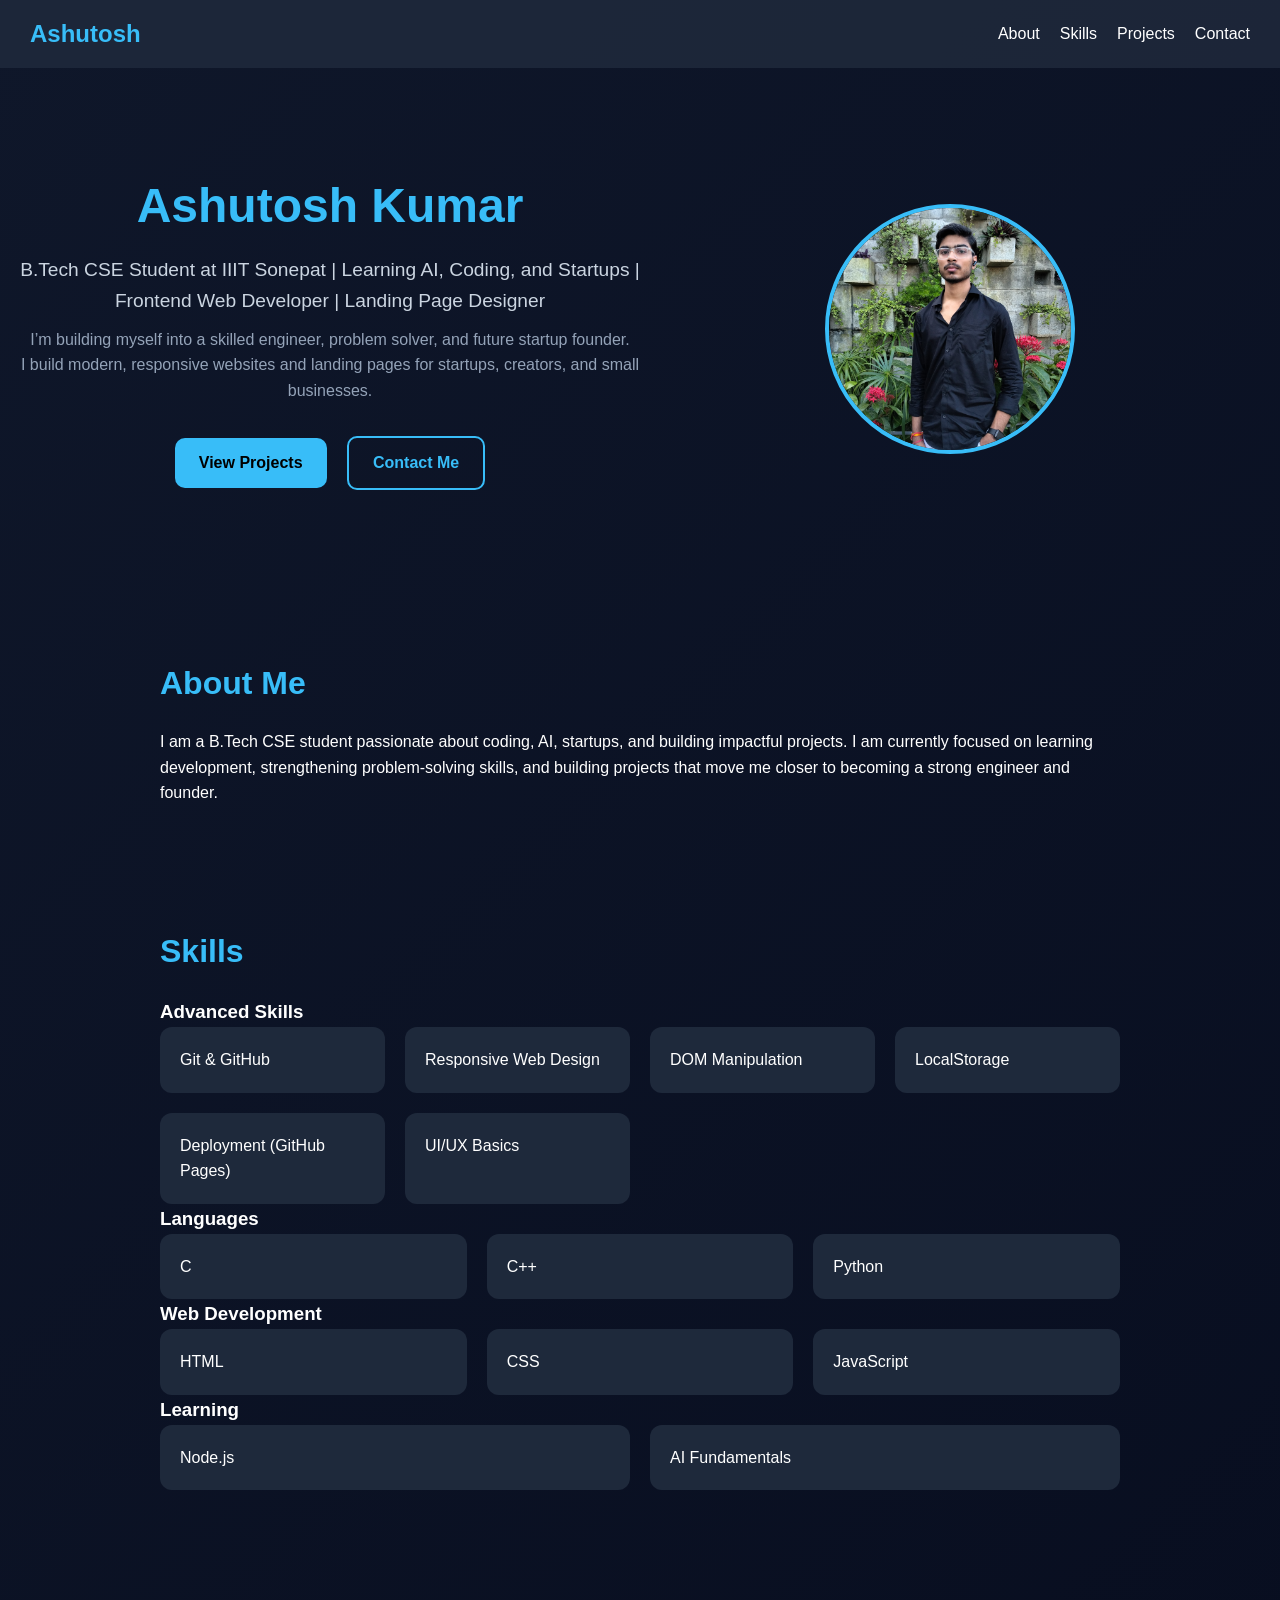
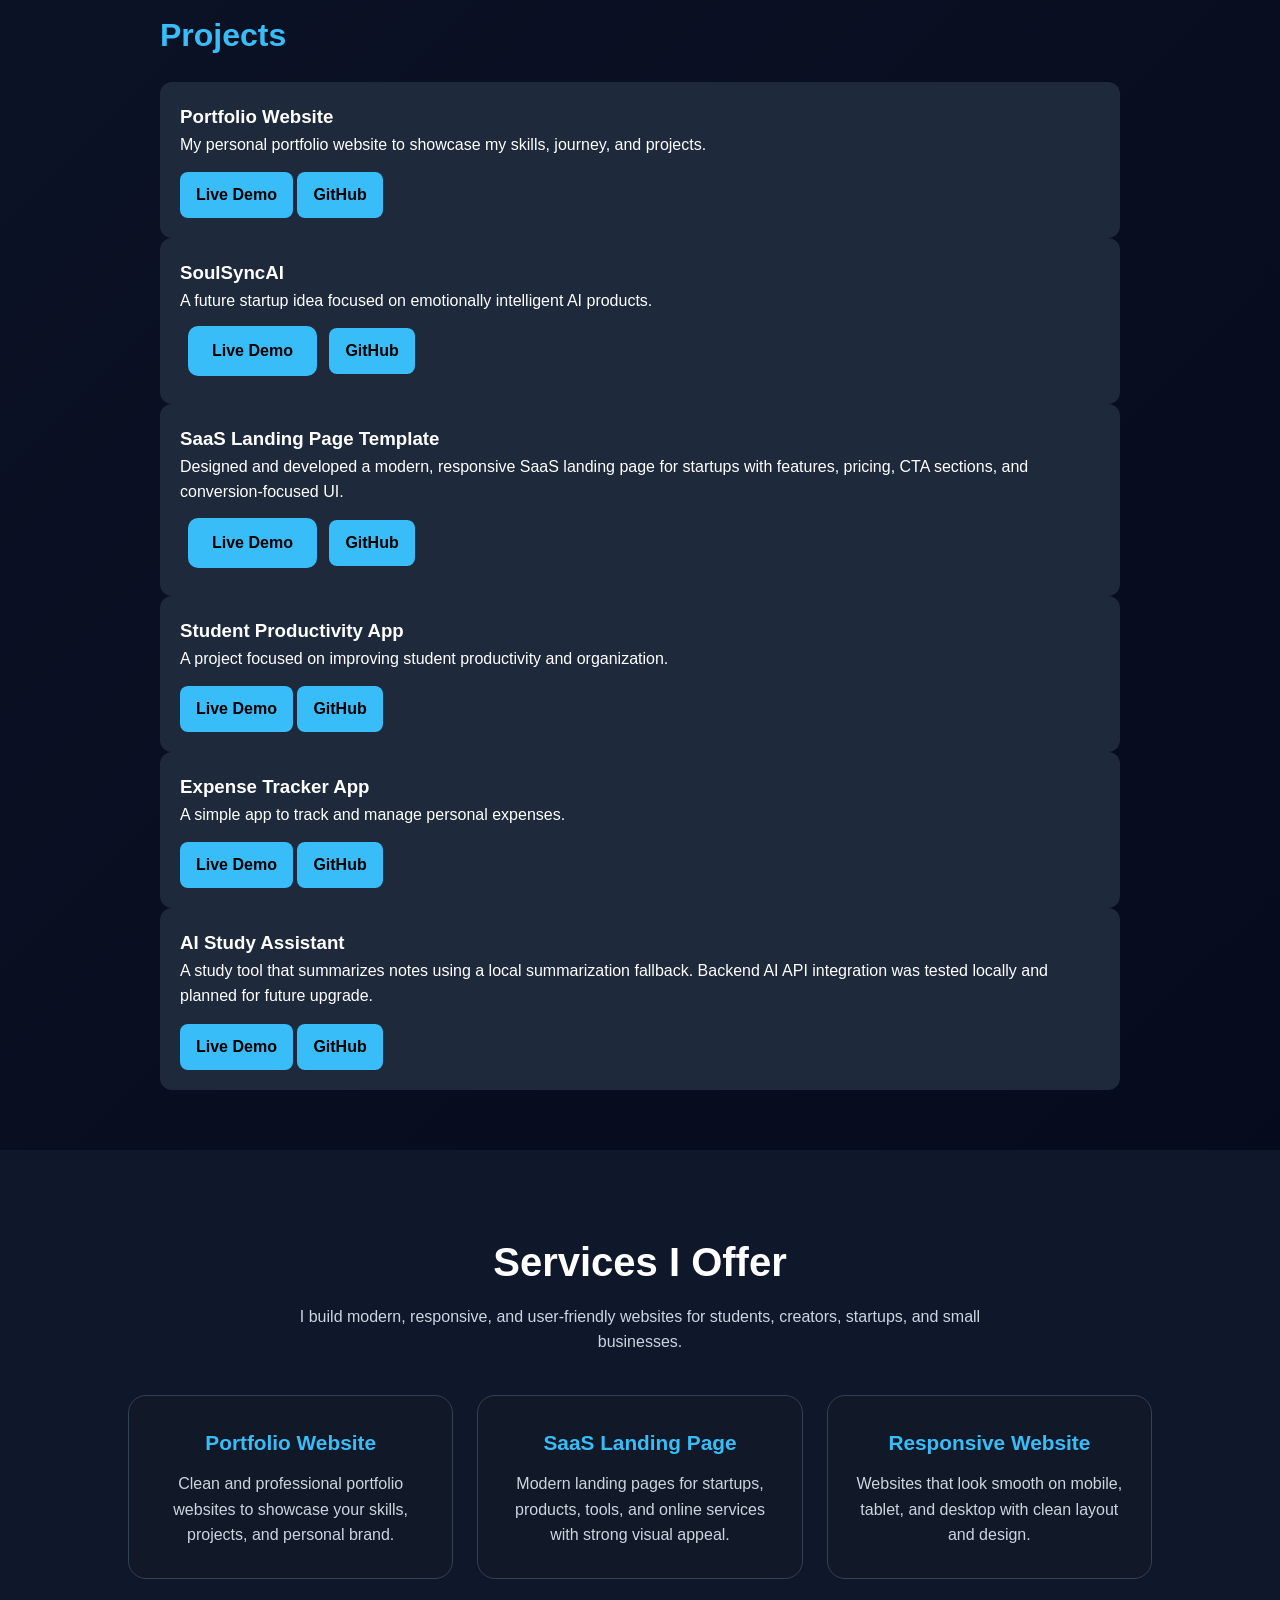
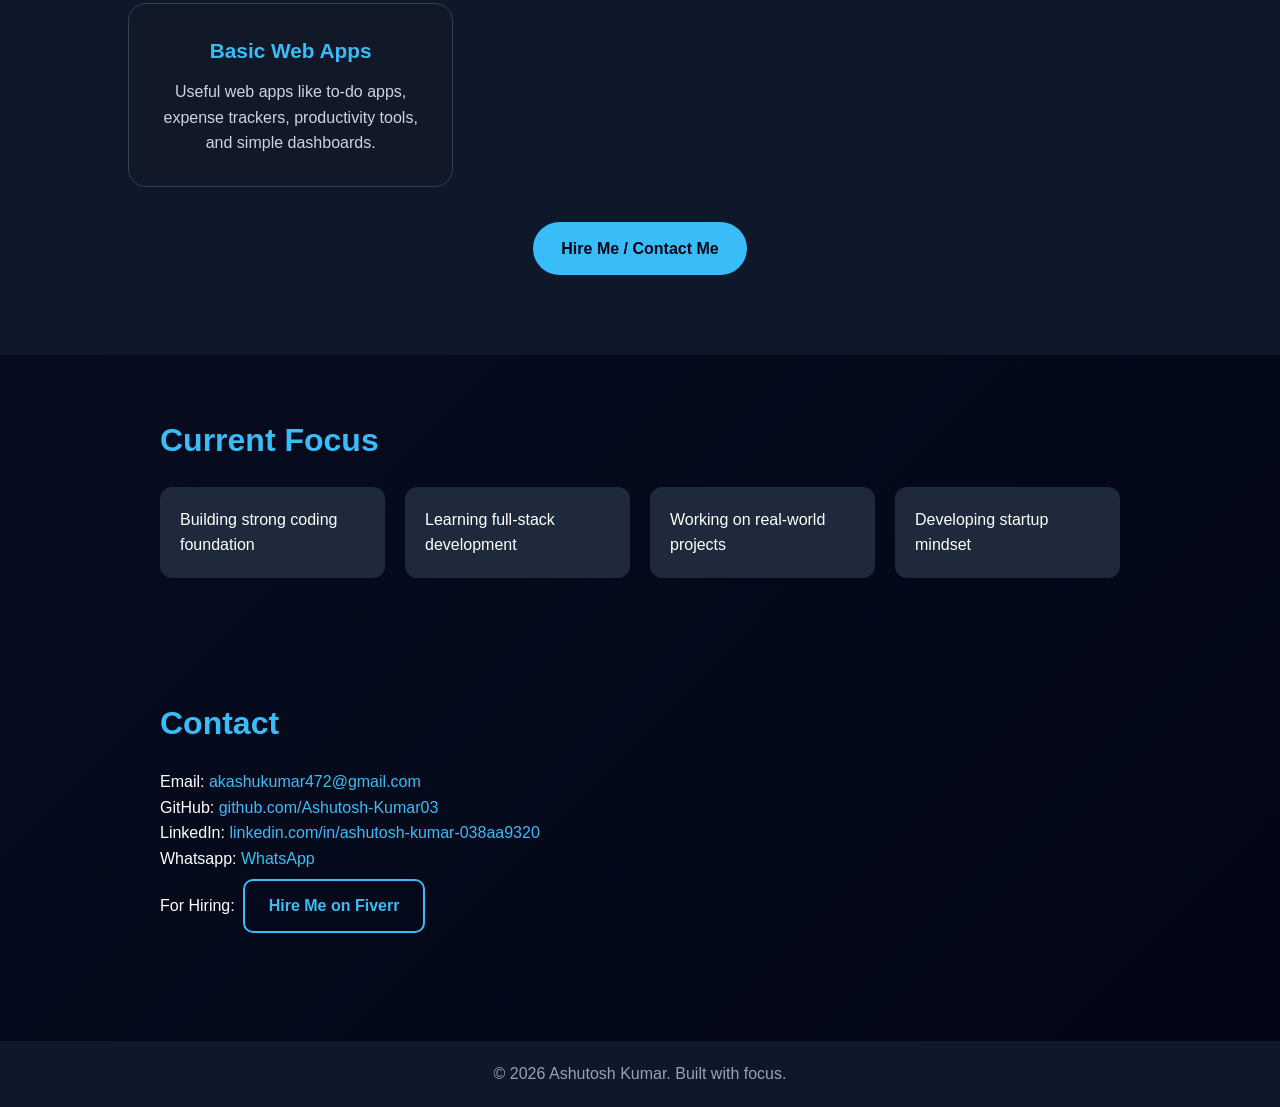
<file: index.html>
<!DOCTYPE html>
<html lang="en">
<head>
  <meta charset="UTF-8" />
  <meta name="viewport" content="width=device-width, initial-scale=1.0" />
  <title>Ashutosh Kumar | Portfolio</title>
  <link rel="stylesheet" href="style.css" />
</head>
<body>

  <header>
    <nav>
      <h2 class="logo">Ashutosh</h2>
      <ul>
        <li><a href="#about">About</a></li>
        <li><a href="#skills">Skills</a></li>
        <li><a href="#projects">Projects</a></li>
        <li><a href="#contact">Contact</a></li>
      </ul>
    </nav>
  </header>

  <section class="hero">
  <div class="hero-container">

    <div class="hero-left">
      <h1>Ashutosh Kumar</h1>
      <p class="tagline">B.Tech CSE Student at IIIT Sonepat | Learning AI, Coding, and Startups | Frontend Web Developer | Landing Page Designer </p>
      <p class="hero-text">
        I’m building myself into a skilled engineer, problem solver, and future startup founder.<br>
       I build modern, responsive websites and landing pages for startups, creators, and small businesses.
      </p>

      <div class="hero-buttons">
        <a href="#projects" class="btn">View Projects</a>
        <a href="#contact" class="btn btn-outline">Contact Me</a>
      </div>
    </div>

    <div class="hero-right">
      <img src="assets/profile.jpg" alt="Profile Image" />
    </div>

  </div>
</section>


  <section id="about" class="section">
    <h2>About Me</h2>
    <p>
      I am a B.Tech CSE student passionate about coding, AI, startups, and building impactful projects.
      I am currently focused on learning development, strengthening problem-solving skills, and building projects
      that move me closer to becoming a strong engineer and founder.
    </p>
  </section>

  <section id="skills" class="section">
  <h2>Skills</h2>
<h3>Advanced Skills</h3>
  <div class="cards">
    <div class="card">Git & GitHub</div>
    <div class="card">Responsive Web Design</div>
    <div class="card">DOM Manipulation</div>
    <div class="card">LocalStorage</div>
    <div class="card">Deployment (GitHub Pages)</div>
    <div class="card">UI/UX Basics</div>
    </div>


  <h3>Languages</h3>
  <div class="cards">
    <div class="card">C</div>
    <div class="card">C++</div>
    <div class="card">Python</div>
  </div>

  <h3>Web Development</h3>
  <div class="cards">
    <div class="card">HTML</div>
    <div class="card">CSS</div>
    <div class="card">JavaScript</div>
  </div>

  <h3>Learning</h3>
  <div class="cards">
    <div class="card">Node.js</div>
    <div class="card">AI Fundamentals</div>
  </div>

</section>


  <section id="projects" class="section">
    <h2>Projects</h2>
    <div class="cards">
      <div class="card">
        <h3>Portfolio Website</h3>
        <p>My personal portfolio website to showcase my skills, journey, and projects.</p>
        <a href="https://ashutosh-kumar03.github.io/ashutosh-portfolio/" target="_blank" class="project-btn">Live Demo</a>
        <a href="https://github.com/Ashutosh-Kumar03/ashutosh-portfolio" target="_blank" class="project-btn">
      GitHub
    </a>
  </div>
</div>
      </div>

    


      
      <div class="card">
        <h3>SoulSyncAI</h3>
        <p>A future startup idea focused on emotionally intelligent AI products.</p>
        <a href="landingpage.html" class="btn"> Live Demo </a>
        <a href="https://github.com/Ashutosh-Kumar03/SoulSyncAI-landing-page" target="_blank" class="project-btn">
      GitHub
    </a>
  </div>
</div>
      </div>

      <div class="card">
  <h3>SaaS Landing Page Template</h3>
  <p>
    Designed and developed a modern, responsive SaaS landing page for startups with features, pricing, CTA sections, and conversion-focused UI.
  </p>

  <div class="project-links">
    <a href=" https://ashutosh-kumar03.github.io/SaaS-landing-page/" class="btn">Live Demo</a>
     <a href="https://github.com/Ashutosh-Kumar03/SaaS-landing-page" target="_blank" class="project-btn ">
      GitHub</a></div></div>
  </div>
  </div>
<div class="card">
        <h3>Student Productivity App</h3>
        <p>A project focused on improving student productivity and organization.</p>
        <a href=" https://ashutosh-kumar03.github.io/student-productivity-app/" class="project-btn">Live Demo</a>
        <a href="https://github.com/Ashutosh-Kumar03/student-productivity-app" target="_blank" class="project-btn">
      GitHub
    </a>
  </div>
</div>
      </div>

      <div class="card">
        <h3>Expense Tracker App</h3>
        <p>A simple app to track and manage personal expenses.</p>
        <a href="https://ashutosh-kumar03.github.io/expense-tracker-app/" class="project-btn">Live Demo</a>
        <a href="https://github.com/Ashutosh-Kumar03/expense-tracker-app" target="_blank" class="project-btn">
      GitHub
    </a>
  </div>
</div>

<div class="card">
        <h3>AI Study Assistant</h3>
<p>A study tool that summarizes notes using a local summarization fallback. Backend AI API integration was tested locally and planned for future upgrade.</p>
        <a href="https://ashutosh-kumar03.github.io/ai-study-assistant/" class="project-btn">Live Demo</a>
        <a href="https://github.com/Ashutosh-Kumar03/ai-study-assistant" target="_blank" class="project-btn">
      GitHub
    </a>
  </div>
</div>

    </div>
  </section>

<section class="services" id="services">
  <h2>Services I Offer</h2>
  <p class="services-subtitle">
    I build modern, responsive, and user-friendly websites for students, creators, startups, and small businesses.
  </p>

  <div class="services-container">
    <div class="service-card">
      <h3>Portfolio Website</h3>
      <p>Clean and professional portfolio websites to showcase your skills, projects, and personal brand.</p>
    </div>

    <div class="service-card">
      <h3>SaaS Landing Page</h3>
      <p>Modern landing pages for startups, products, tools, and online services with strong visual appeal.</p>
    </div>

    <div class="service-card">
      <h3>Responsive Website</h3>
      <p>Websites that look smooth on mobile, tablet, and desktop with clean layout and design.</p>
    </div>

    <div class="service-card">
      <h3>Basic Web Apps</h3>
      <p>Useful web apps like to-do apps, expense trackers, productivity tools, and simple dashboards.</p>
    </div>
  </div>

  <a href="#contact" class="services-btn">Hire Me / Contact Me</a>
</section>
  

  <section class="section">
  <h2>Current Focus</h2>
  <div class="cards">
    <div class="card">Building strong coding foundation</div>
    <div class="card">Learning full-stack development</div>
    <div class="card">Working on real-world projects</div>
    <div class="card">Developing startup mindset</div>
  </div>
</section>


  <section id="contact" class="section">
    <h2>Contact</h2>
    <p>Email: <a href="mailto:akashukumar472@gmail.com">akashukumar472@gmail.com</a></p>
    <p>GitHub: <a href="https://github.com/Ashutosh-Kumar03" target="_blank">github.com/Ashutosh-Kumar03</a></p>
    <p>LinkedIn: <a href="https://www.linkedin.com/in/ashutosh-kumar-038aa9320?utm_source=share&utm_campaign=share_via&utm_content=profile&utm_medium=android_app" target="_blank">linkedin.com/in/ashutosh-kumar-038aa9320</a>
      </p>
      <p>Whatsapp: <a href="https://wa.me/918602227069" target="_blank"> WhatsApp</a></p>
<div><p>For Hiring:<a href="https://www.fiverr.com/s/AymLYyq" target="_blank" class="btn btn-outline">
  <span class="fiverr-dot"></span>
  Hire Me on Fiverr
</a></p>
</div>
  </section>

  <footer>
    <p>© 2026 Ashutosh Kumar. Built with focus.</p>
  </footer>

  <script src="script.js"></script>
</body>
</html>
</file>
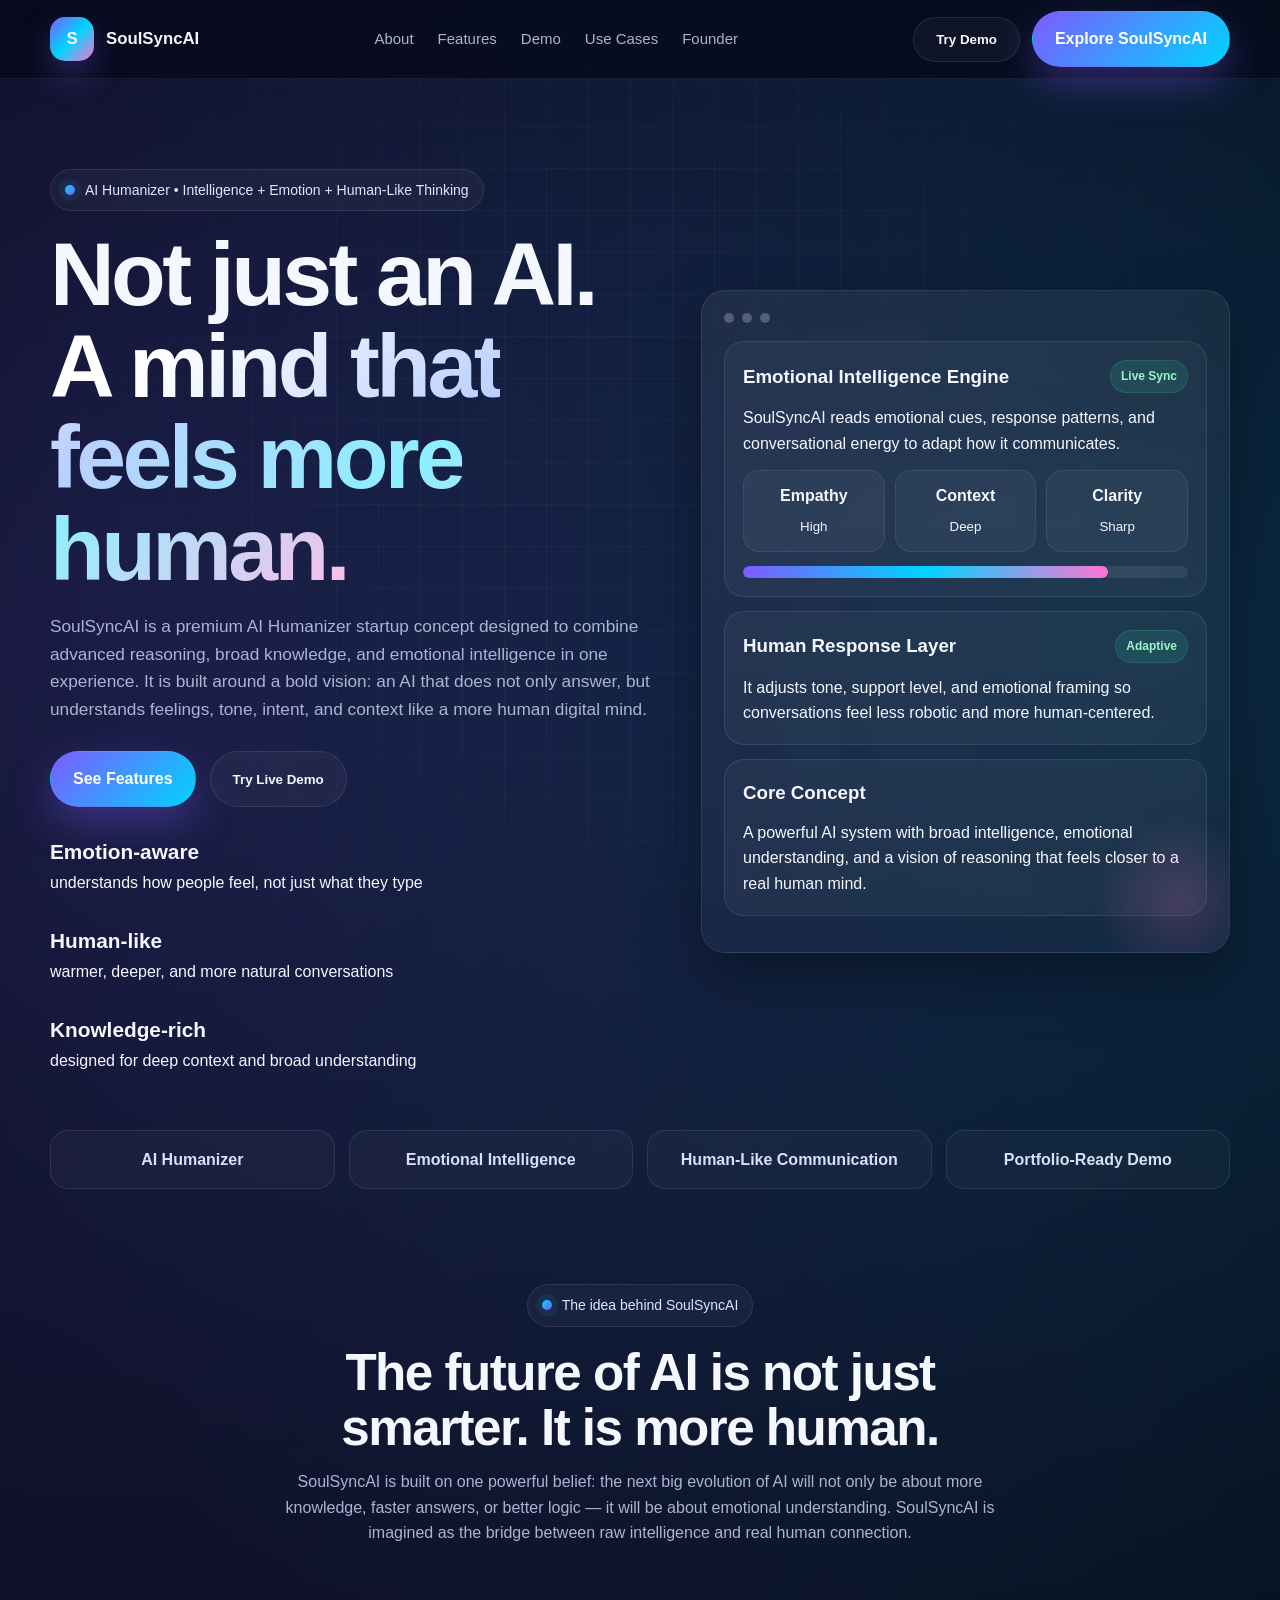
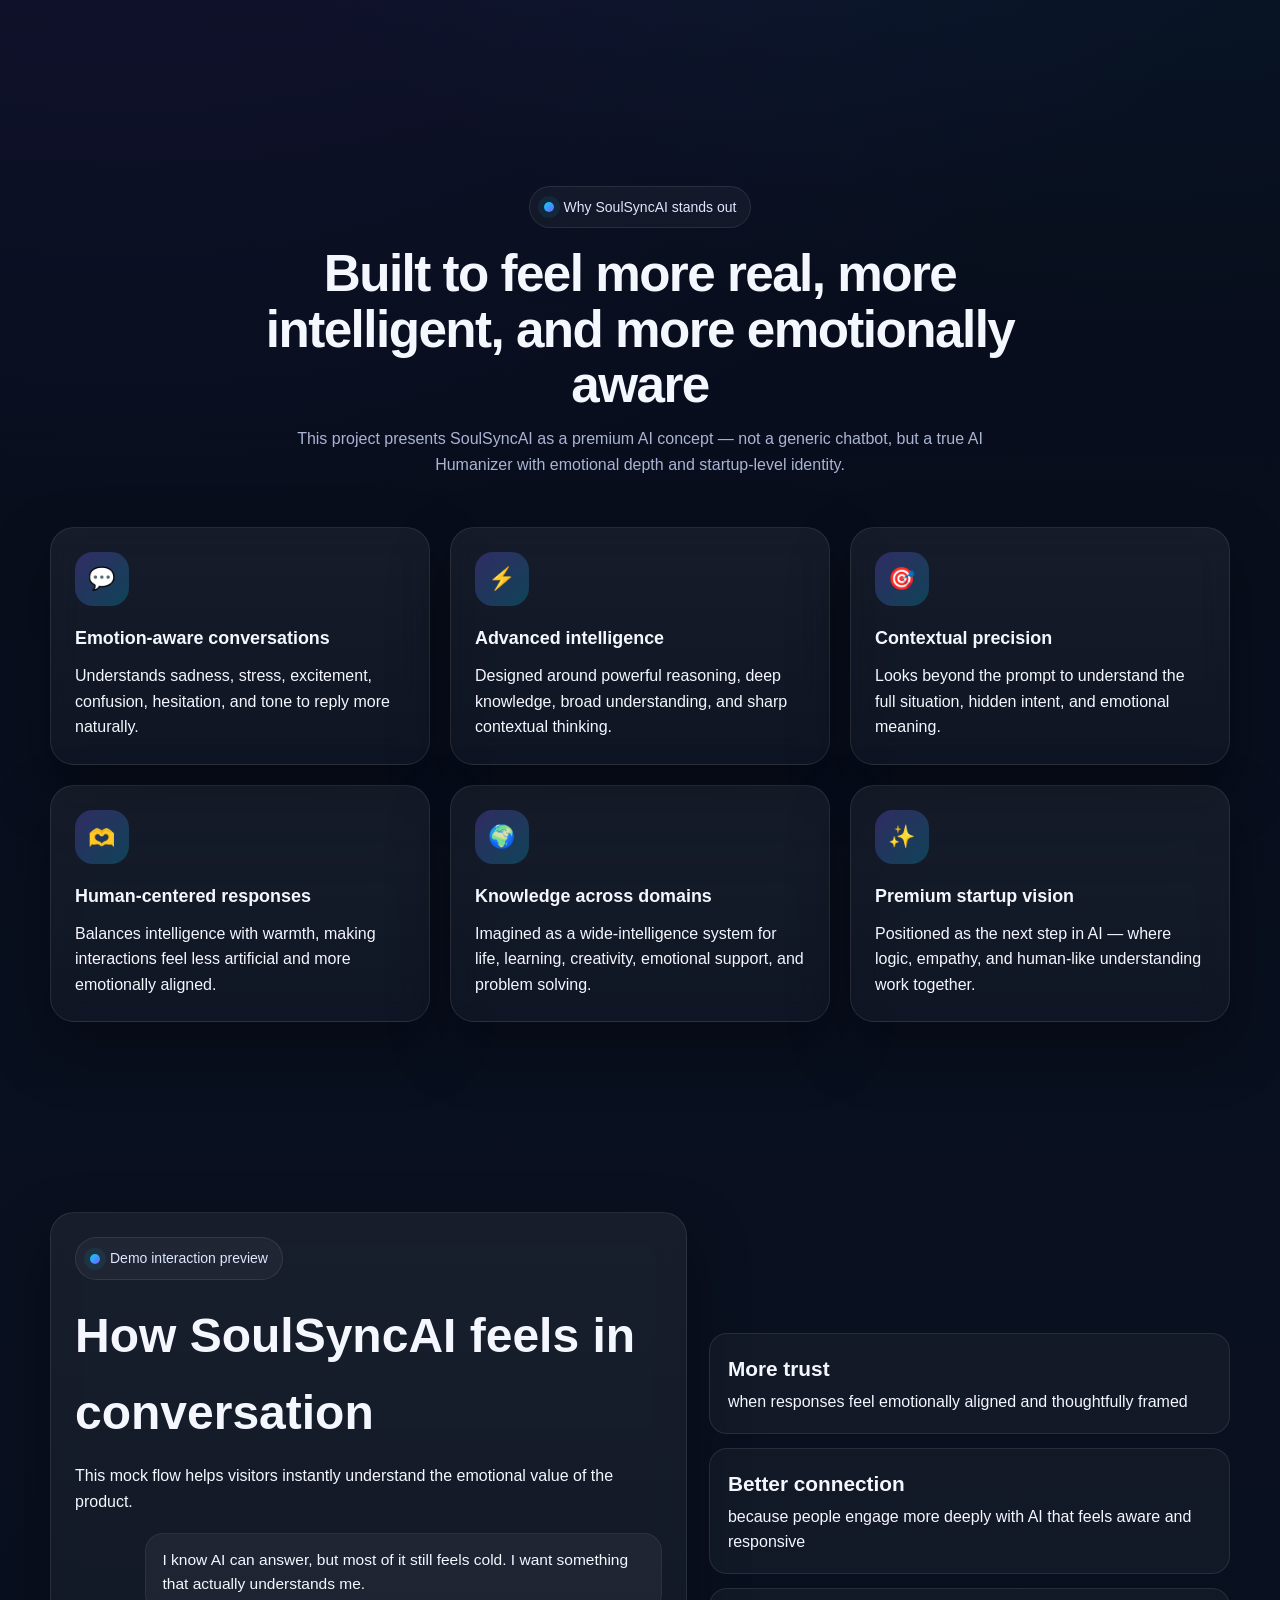
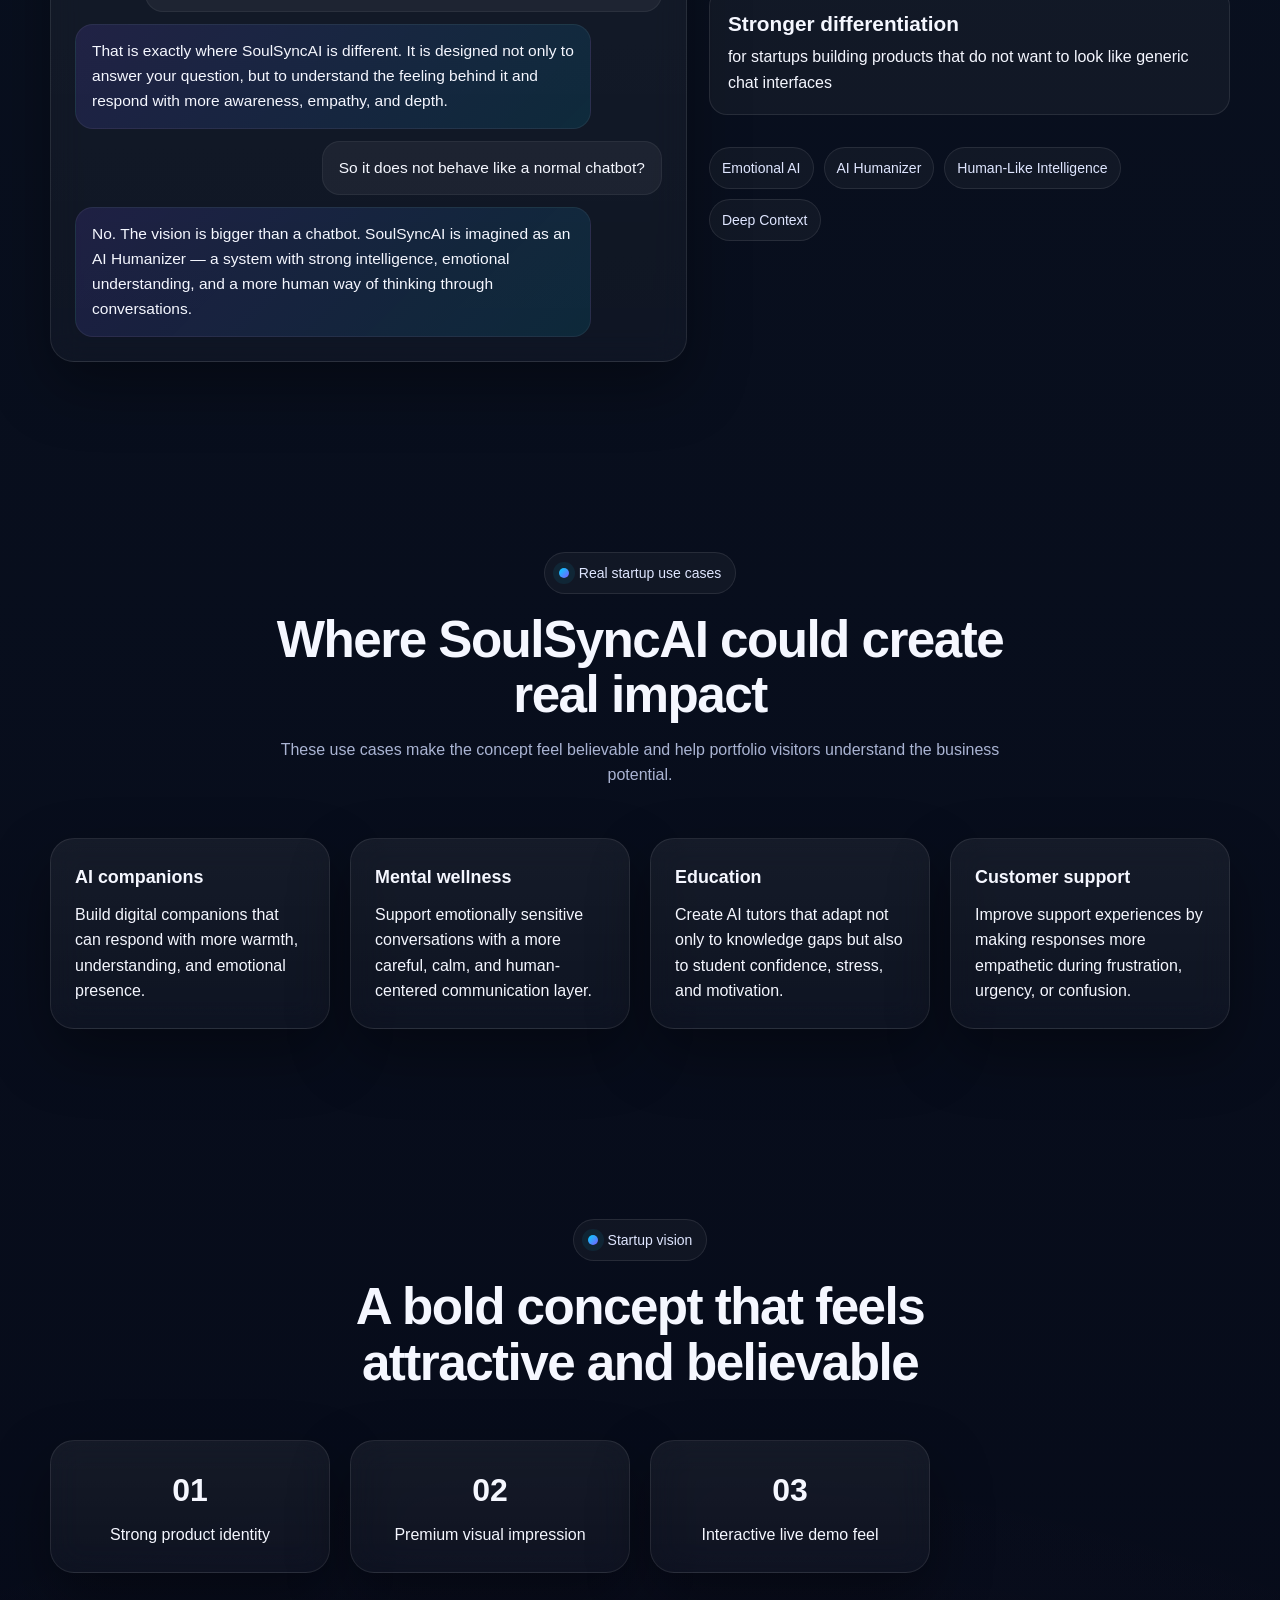
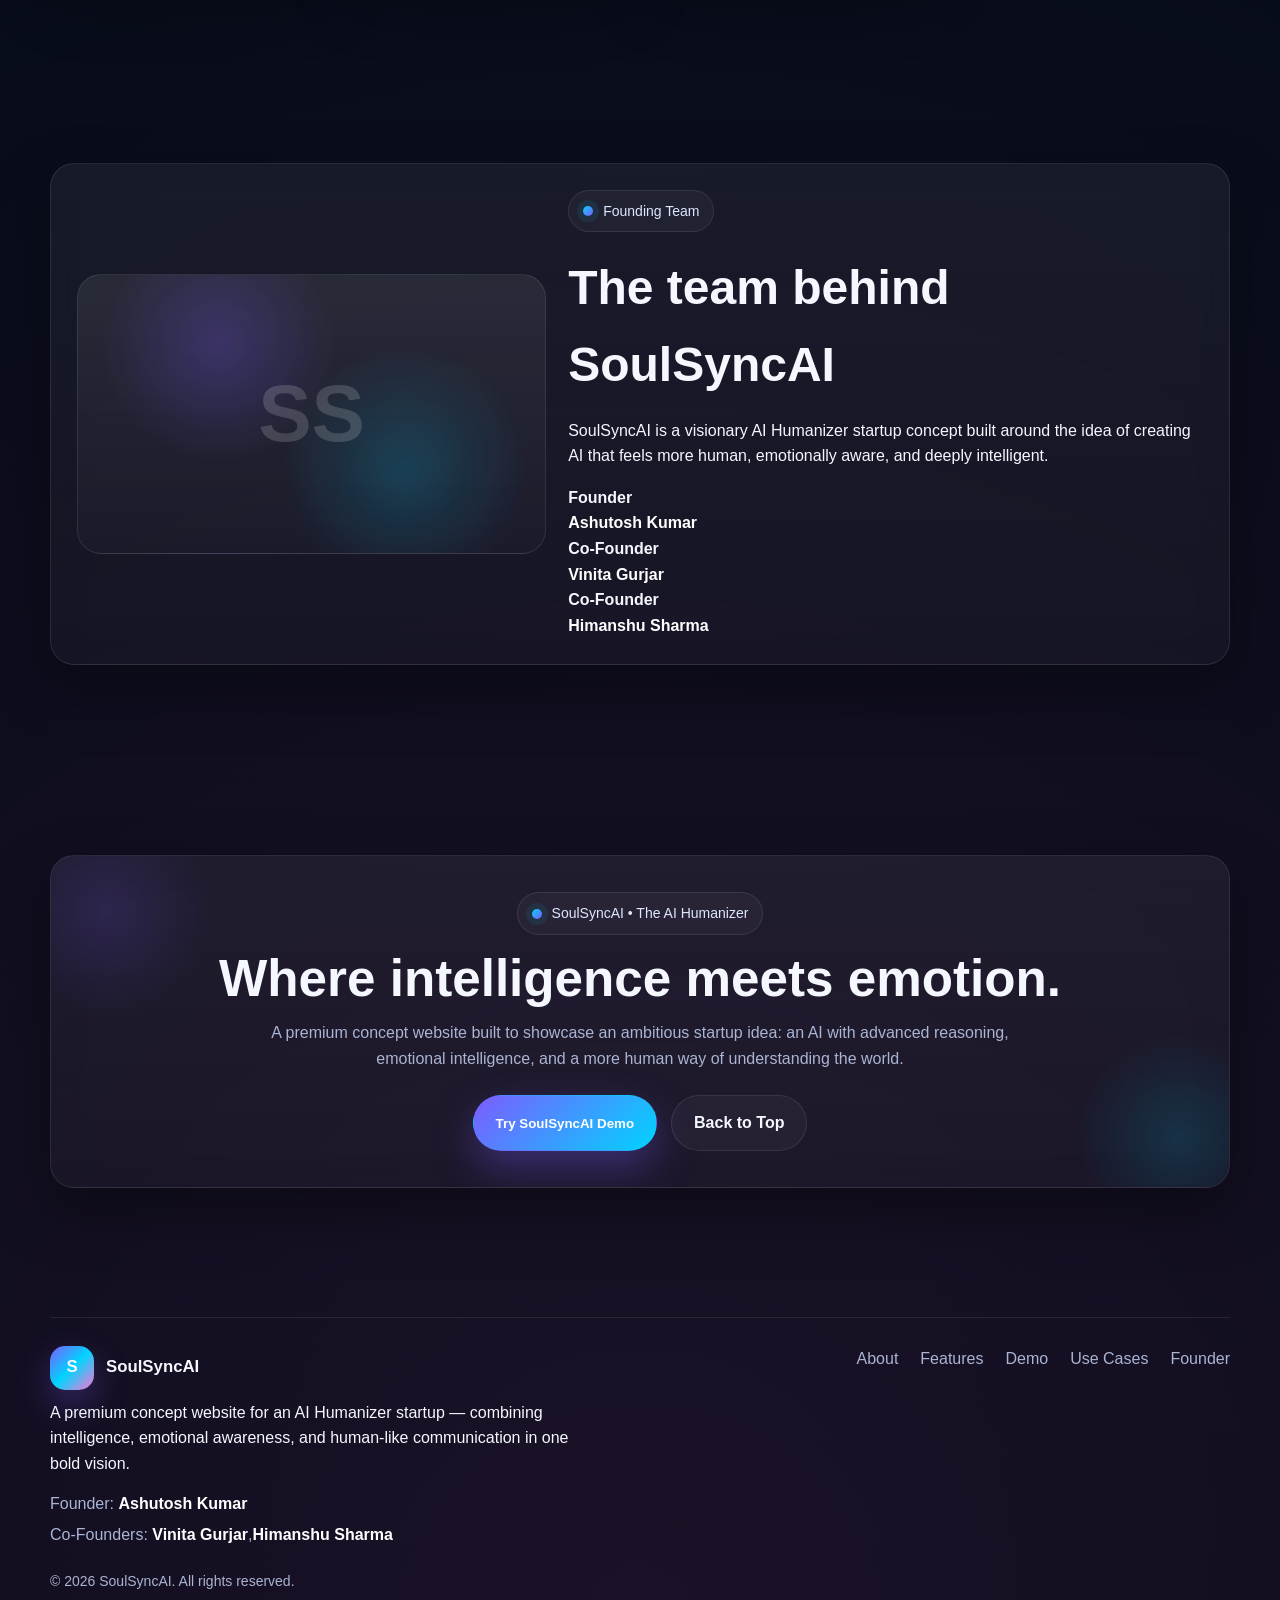
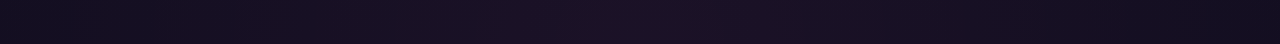
<file: landingpage.html>
<!DOCTYPE html>
<html lang="en">
<head>
  <meta charset="UTF-8" />
  <meta name="viewport" content="width=device-width, initial-scale=1.0" />
  <title>SoulSyncAI — AI Humanizer</title>
  <meta
    name="description"
    content="SoulSyncAI is an AI Humanizer concept — advanced intelligence with emotional understanding, human-like conversation, and deep contextual awareness."
  />

  <style>
    :root {
      --bg: #050816;
      --bg2: #0b1022;
      --panel: rgba(255,255,255,0.06);
      --panel2: rgba(255,255,255,0.04);
      --line: rgba(255,255,255,0.09);
      --text: #f5f7ff;
      --muted: #aab4d3;
      --soft: #dfe6ff;
      --brand: #7c5cff;
      --brand2: #00d4ff;
      --brand3: #ff74d4;
      --success: #36d99d;
      --shadow: 0 25px 60px rgba(0,0,0,0.35);
      --radius: 24px;
      --max: 1180px;
    }

    * {
      margin: 0;
      padding: 0;
      box-sizing: border-box;
    }

    html {
      scroll-behavior: smooth;
    }

    body {
      font-family: Inter, Arial, Helvetica, sans-serif;
      color: var(--text);
      background:
        radial-gradient(circle at 10% 10%, rgba(124,92,255,0.18), transparent 25%),
        radial-gradient(circle at 90% 10%, rgba(0,212,255,0.14), transparent 22%),
        radial-gradient(circle at 50% 100%, rgba(255,116,212,0.09), transparent 28%),
        linear-gradient(180deg, #050816 0%, #09101f 45%, #050816 100%);
      line-height: 1.6;
      overflow-x: hidden;
    }

    body::before {
      content: "";
      position: fixed;
      inset: 0;
      background-image:
        linear-gradient(rgba(255,255,255,0.03) 1px, transparent 1px),
        linear-gradient(90deg, rgba(255,255,255,0.03) 1px, transparent 1px);
      background-size: 42px 42px;
      mask-image: radial-gradient(circle at center, black 35%, transparent 85%);
      pointer-events: none;
      z-index: -2;
    }

    a {
      text-decoration: none;
      color: inherit;
    }

    .container {
      width: min(var(--max), calc(100% - 32px));
      margin: 0 auto;
    }

    .section {
      padding: 95px 0;
    }

    .card {
      background: linear-gradient(180deg, rgba(255,255,255,0.06), rgba(255,255,255,0.03));
      border: 1px solid var(--line);
      border-radius: var(--radius);
      box-shadow: var(--shadow);
      backdrop-filter: blur(16px);
    }

    .eyebrow {
      display: inline-flex;
      align-items: center;
      gap: 10px;
      padding: 9px 14px;
      border-radius: 999px;
      border: 1px solid var(--line);
      background: rgba(255,255,255,0.04);
      color: var(--soft);
      font-size: 14px;
    }

    .dot {
      width: 10px;
      height: 10px;
      border-radius: 999px;
      background: linear-gradient(135deg, var(--brand2), var(--brand));
      box-shadow: 0 0 0 6px rgba(0,212,255,0.08);
    }

    .btn {
      display: inline-flex;
      align-items: center;
      justify-content: center;
      gap: 10px;
      padding: 14px 22px;
      border-radius: 999px;
      font-weight: 700;
      border: 1px solid transparent;
      cursor: pointer;
      transition: 0.25s ease;
      white-space: nowrap;
    }

    .btn:hover {
      transform: translateY(-2px);
    }

    .btn-primary {
      color: white;
      background: linear-gradient(135deg, var(--brand), var(--brand2));
      box-shadow: 0 16px 40px rgba(124,92,255,0.35);
    }

    .btn-secondary {
      color: var(--text);
      border-color: var(--line);
      background: rgba(255,255,255,0.04);
    }

    .section-head {
      text-align: center;
      max-width: 760px;
      margin: 0 auto 50px;
    }

    .section-head h2 {
      font-size: clamp(2rem, 4vw, 3.5rem);
      line-height: 1.08;
      letter-spacing: -0.03em;
      margin: 18px 0 14px;
    }

    .section-head p {
      color: var(--muted);
    }

    /* Loader */
    .loader {
      position: fixed;
      inset: 0;
      background: #040612;
      display: grid;
      place-items: center;
      z-index: 5000;
      transition: opacity 0.6s ease, visibility 0.6s ease;
    }

    .loader.hide {
      opacity: 0;
      visibility: hidden;
    }

    .loader-box {
      text-align: center;
    }

    .loader-logo {
      width: 74px;
      height: 74px;
      margin: 0 auto 18px;
      border-radius: 22px;
      display: grid;
      place-items: center;
      background: linear-gradient(135deg, var(--brand), var(--brand2), var(--brand3));
      font-size: 28px;
      font-weight: 900;
      box-shadow: 0 18px 40px rgba(124,92,255,0.35);
      animation: pulse 1.4s infinite ease-in-out;
    }

    .loader-line {
      width: 220px;
      height: 10px;
      border-radius: 999px;
      background: rgba(255,255,255,0.08);
      overflow: hidden;
      margin-top: 16px;
    }

    .loader-line span {
      display: block;
      width: 40%;
      height: 100%;
      border-radius: inherit;
      background: linear-gradient(90deg, var(--brand), var(--brand2), var(--brand3));
      animation: loading 1.3s infinite ease-in-out;
    }

    @keyframes pulse {
      0%,100% { transform: scale(1); }
      50% { transform: scale(1.06); }
    }

    @keyframes loading {
      0% { transform: translateX(-100%); }
      100% { transform: translateX(350%); }
    }

    /* Navbar */
    .nav {
      position: sticky;
      top: 0;
      z-index: 1000;
      background: rgba(5,8,22,0.7);
      backdrop-filter: blur(16px);
      border-bottom: 1px solid rgba(255,255,255,0.07);
    }

    .nav-inner {
      min-height: 78px;
      display: flex;
      align-items: center;
      justify-content: space-between;
      gap: 16px;
    }

    .brand {
      display: flex;
      align-items: center;
      gap: 12px;
      font-weight: 800;
      font-size: 1.05rem;
    }

    .brand-mark {
      width: 44px;
      height: 44px;
      border-radius: 15px;
      display: grid;
      place-items: center;
      font-weight: 900;
      background: linear-gradient(135deg, var(--brand), var(--brand2), var(--brand3));
      box-shadow: 0 14px 34px rgba(124,92,255,0.32);
    }

    .nav-links {
      display: flex;
      gap: 24px;
      color: var(--muted);
      font-size: 15px;
    }

    .nav-links a:hover {
      color: var(--text);
    }

    .nav-actions {
      display: flex;
      gap: 12px;
      align-items: center;
    }

    .menu-btn {
      display: none;
      border: 1px solid var(--line);
      background: rgba(255,255,255,0.04);
      color: var(--text);
      padding: 10px 12px;
      border-radius: 14px;
      cursor: pointer;
    }

    /* Hero */
    .hero {
      padding: 90px 0 40px;
      position: relative;
    }

    .hero-grid {
      display: grid;
      grid-template-columns: 1.08fr 0.92fr;
      gap: 30px;
      align-items: center;
    }

    .hero-copy h1 {
      font-size: clamp(3rem, 7vw, 5.8rem);
      line-height: 1.02;
      letter-spacing: -0.04em;
      margin: 18px 0;
    }

    .hero-copy h1 span {
      background: linear-gradient(135deg, #ffffff 12%, #bad0ff 42%, #8cf0ff 70%, #ffbde9 100%);
      -webkit-background-clip: text;
      background-clip: text;
      color: transparent;
    }

    .hero-copy p {
      color: var(--muted);
      max-width: 700px;
      font-size: 1.08rem;
      margin-bottom: 28px;
    }

    .hero-actions {
      display: flex;
      flex-wrap: wrap;
      gap: 14px;
      margin-bottom: 28px;
    }

    .hero-stats {
      display: flex;
      flex-wrap: wrap;
      gap: 28px;
    }

    .hero-stats strong {
      display: block;
      font-size: 1.3rem;
      color: var(--text);
      margin-bottom: 2px;
    }

    .hero-panel {
      padding: 22px;
      overflow: hidden;
      position: relative;
    }

    .hero-panel::after {
      content: "";
      position: absolute;
      width: 180px;
      height: 180px;
      right: -40px;
      bottom: -40px;
      border-radius: 999px;
      background: radial-gradient(circle, rgba(255,116,212,0.18), transparent 66%);
      pointer-events: none;
    }

    .window-head {
      display: flex;
      gap: 8px;
      margin-bottom: 18px;
    }

    .window-head span {
      width: 10px;
      height: 10px;
      border-radius: 999px;
      background: rgba(255,255,255,0.24);
    }

    .panel-block {
      padding: 18px;
      border-radius: 20px;
      border: 1px solid var(--line);
      background: rgba(255,255,255,0.04);
      margin-bottom: 14px;
    }

    .panel-top {
      display: flex;
      justify-content: space-between;
      align-items: center;
      gap: 12px;
      margin-bottom: 12px;
    }

    .live-chip {
      padding: 6px 10px;
      border-radius: 999px;
      background: rgba(54,217,157,0.12);
      border: 1px solid rgba(54,217,157,0.18);
      color: #9ef4c9;
      font-size: 12px;
      font-weight: 800;
    }

    .emotion-grid {
      display: grid;
      grid-template-columns: repeat(3, 1fr);
      gap: 10px;
      margin-top: 14px;
    }

    .emotion-chip {
      text-align: center;
      padding: 12px;
      border-radius: 16px;
      background: rgba(255,255,255,0.04);
      border: 1px solid rgba(255,255,255,0.08);
    }

    .emotion-chip strong {
      display: block;
      margin-bottom: 4px;
    }

    .bar {
      height: 12px;
      border-radius: 999px;
      background: rgba(255,255,255,0.08);
      overflow: hidden;
      margin-top: 14px;
    }

    .bar span {
      display: block;
      width: 82%;
      height: 100%;
      border-radius: inherit;
      background: linear-gradient(90deg, var(--brand), var(--brand2), var(--brand3));
    }

    .proof-strip {
      display: grid;
      grid-template-columns: repeat(4, 1fr);
      gap: 14px;
      margin-top: 16px;
    }

    .proof-pill {
      padding: 16px;
      text-align: center;
      border-radius: 18px;
      border: 1px solid var(--line);
      background: rgba(255,255,255,0.03);
      color: #d8dff9;
      font-weight: 650;
    }

    /* Feature grid */
    .feature-grid, .usecase-grid, .stats-grid {
      display: grid;
      gap: 20px;
    }

    .feature-grid {
      grid-template-columns: repeat(3, 1fr);
    }

    .usecase-grid {
      grid-template-columns: repeat(4, 1fr);
    }

    .stats-grid {
      grid-template-columns: repeat(4, 1fr);
    }

    .feature-card, .usecase-card, .stat-card {
      padding: 24px;
    }

    .icon {
      width: 54px;
      height: 54px;
      border-radius: 18px;
      display: grid;
      place-items: center;
      margin-bottom: 18px;
      font-size: 22px;
      background: linear-gradient(135deg, rgba(124,92,255,0.28), rgba(0,212,255,0.22));
    }

    .feature-card h3, .usecase-card h3 {
      margin-bottom: 10px;
      font-size: 1.12rem;
    }

    /* Demo */
    .showcase {
      display: grid;
      grid-template-columns: 1.1fr 0.9fr;
      gap: 22px;
      align-items: center;
    }

    .conversation-box {
      padding: 24px;
    }

    .conversation {
      display: grid;
      gap: 12px;
      margin-top: 18px;
    }

    .bubble {
      max-width: 88%;
      padding: 14px 16px;
      border-radius: 18px;
      font-size: 0.97rem;
      border: 1px solid rgba(255,255,255,0.06);
    }

    .bubble.user {
      margin-left: auto;
      background: rgba(255,255,255,0.05);
    }

    .bubble.ai {
      background: linear-gradient(135deg, rgba(124,92,255,0.14), rgba(0,212,255,0.10));
    }

    .metric-stack {
      display: grid;
      gap: 14px;
    }

    .metric-card {
      padding: 18px;
      border-radius: 18px;
      border: 1px solid var(--line);
      background: rgba(255,255,255,0.04);
    }

    .metric-card strong {
      display: block;
      font-size: 1.3rem;
      margin-bottom: 4px;
    }

    .tag-list {
      display: flex;
      flex-wrap: wrap;
      gap: 10px;
      margin-top: 18px;
    }

    .tag {
      padding: 9px 12px;
      border-radius: 999px;
      background: rgba(255,255,255,0.04);
      border: 1px solid var(--line);
      color: var(--soft);
      font-size: 14px;
    }

    .stat-card {
      text-align: center;
    }

    .stat-card h3 {
      font-size: 2rem;
      margin-bottom: 6px;
    }

    /* Founder */
    .founder-box {
      display: grid;
      grid-template-columns: 0.85fr 1.15fr;
      gap: 22px;
      align-items: center;
      padding: 26px;
    }

    .founder-photo {
      min-height: 280px;
      border-radius: 24px;
      border: 1px solid var(--line);
      background:
        radial-gradient(circle at 30% 25%, rgba(124,92,255,0.25), transparent 30%),
        radial-gradient(circle at 70% 70%, rgba(0,212,255,0.18), transparent 32%),
        linear-gradient(180deg, rgba(255,255,255,0.08), rgba(255,255,255,0.02));
      display: grid;
      place-items: center;
      font-size: 80px;
      font-weight: 900;
      color: rgba(255,255,255,0.16);
    }

    /* CTA */
    .cta {
      padding: 36px;
      text-align: center;
      position: relative;
      overflow: hidden;
    }

    .cta::before,
    .cta::after {
      content: "";
      position: absolute;
      border-radius: 999px;
      pointer-events: none;
    }

    .cta::before {
      width: 230px;
      height: 230px;
      left: -60px;
      top: -60px;
      background: radial-gradient(circle, rgba(124,92,255,0.16), transparent 66%);
    }

    .cta::after {
      width: 220px;
      height: 220px;
      right: -60px;
      bottom: -60px;
      background: radial-gradient(circle, rgba(0,212,255,0.14), transparent 66%);
    }

    .cta h2 {
      font-size: clamp(2rem, 4vw, 3.2rem);
      line-height: 1.08;
      margin: 16px 0 14px;
    }

    footer {
      padding: 34px 0 52px;
    }

    .footer-grid {
      display: grid;
      grid-template-columns: 1.1fr 0.9fr;
      gap: 20px;
      padding-top: 28px;
      border-top: 1px solid var(--line);
    }

    .footer-links {
      display: flex;
      justify-content: flex-end;
      gap: 22px;
      flex-wrap: wrap;
      color: var(--muted);
    }

    /* Modal */
    .modal {
      position: fixed;
      inset: 0;
      background: rgba(4, 7, 18, 0.76);
      display: none;
      align-items: center;
      justify-content: center;
      padding: 20px;
      z-index: 3000;
    }

    .modal.show {
      display: flex;
    }

    .modal-card {
      width: min(720px, 100%);
      border-radius: 28px;
      border: 1px solid var(--line);
      background: linear-gradient(180deg, rgba(12,18,35,0.96), rgba(7,11,24,0.96));
      box-shadow: 0 30px 70px rgba(0,0,0,0.45);
      overflow: hidden;
    }

    .modal-head {
      display: flex;
      justify-content: space-between;
      align-items: center;
      padding: 18px 20px;
      border-bottom: 1px solid var(--line);
    }

    .close-btn {
      background: transparent;
      border: none;
      color: var(--text);
      font-size: 24px;
      cursor: pointer;
    }

    .demo-body {
      padding: 20px;
    }

    .demo-screen {
      min-height: 280px;
      border-radius: 20px;
      border: 1px solid var(--line);
      background: rgba(255,255,255,0.03);
      padding: 16px;
      margin-bottom: 16px;
      display: grid;
      gap: 12px;
      align-content: start;
    }

    .demo-bubble {
      max-width: 86%;
      padding: 12px 14px;
      border-radius: 16px;
      border: 1px solid rgba(255,255,255,0.06);
      font-size: 0.95rem;
    }

    .demo-bubble.user {
      margin-left: auto;
      background: rgba(255,255,255,0.06);
    }

    .demo-bubble.ai {
      background: linear-gradient(135deg, rgba(124,92,255,0.16), rgba(0,212,255,0.10));
    }

    .demo-actions {
      display: flex;
      flex-wrap: wrap;
      gap: 10px;
    }

    .demo-chip {
      padding: 10px 14px;
      border-radius: 999px;
      border: 1px solid var(--line);
      background: rgba(255,255,255,0.04);
      color: var(--soft);
      cursor: pointer;
      font-size: 14px;
      transition: 0.2s ease;
    }

    .demo-chip:hover {
      transform: translateY(-2px);
      border-color: rgba(124,92,255,0.45);
    }

    /* Reveal */
    .fade-up {
      opacity: 0;
      transform: translateY(28px);
      transition: opacity 0.8s ease, transform 0.8s ease;
    }

    .fade-up.show {
      opacity: 1;
      transform: translateY(0);
    }

    @media (max-width: 1080px) {
      .hero-grid,
      .feature-grid,
      .usecase-grid,
      .stats-grid,
      .proof-strip,
      .showcase,
      .founder-box,
      .footer-grid {
        grid-template-columns: repeat(2, 1fr);
      }

      .showcase,
      .founder-box {
        grid-template-columns: 1fr;
      }
    }

    @media (max-width: 820px) {
      .nav-inner {
        flex-wrap: wrap;
        padding: 14px 0;
      }

      .menu-btn {
        display: inline-flex;
      }

      .nav-links {
        display: none;
        width: 100%;
        flex-direction: column;
        align-items: flex-start;
        gap: 12px;
        padding: 10px 0 6px;
      }

      .nav-links.show {
        display: flex;
      }

      .nav-actions {
        margin-left: auto;
      }

      .hero-grid,
      .feature-grid,
      .usecase-grid,
      .stats-grid,
      .proof-strip,
      .footer-grid {
        grid-template-columns: 1fr;
      }

      .hero {
        padding-top: 48px;
      }

      .hero-copy h1 {
        font-size: clamp(2.5rem, 10vw, 4rem);
      }

      .emotion-grid {
        grid-template-columns: 1fr;
      }

      .footer-links {
        justify-content: flex-start;
      }
    }
  </style>
</head>
<body>

  <!-- Loader -->
  <div class="loader" id="loader">
    <div class="loader-box">
      <div class="brand-mark">
  <svg viewBox="0 0 64 64" aria-hidden="true">
    <defs>
      <linearGradient id="soulsyncGrad" x1="0%" y1="0%" x2="100%" y2="100%">
        <stop offset="0%" stop-color="#7c5cff"/>
        <stop offset="50%" stop-color="#00d4ff"/>
        <stop offset="100%" stop-color="#ff74d4"/>
      </linearGradient>
    </defs>

    <!-- Outer rounded square glow shape -->
    <rect x="6" y="6" width="52" height="52" rx="16" fill="url(#soulsyncGrad)" opacity="0.18"/>

    <!-- Brain / human connection style mark -->
    <path d="M24 20
             C18 20, 16 25, 18 29
             C15 31, 15 36, 19 38
             C19 43, 23 46, 27 45
             C29 48, 35 48, 37 45
             C42 46, 46 42, 45 38
             C49 36, 49 31, 46 29
             C48 25, 46 20, 40 20
             C38 17, 33 16, 30 18
             C28 16, 23 17, 24 20Z"
          fill="none"
          stroke="url(#soulsyncGrad)"
          stroke-width="3.2"
          stroke-linecap="round"
          stroke-linejoin="round"/>

    <!-- Center heart / soul -->
    <path d="M32 39
             C31 37, 26 34, 26 30
             C26 27.8, 27.8 26, 30 26
             C31.4 26, 32.4 26.8, 33 27.8
             C33.6 26.8, 34.6 26, 36 26
             C38.2 26, 40 27.8, 40 30
             C40 34, 35 37, 34 39
             Z"
          fill="url(#soulsyncGrad)"/>

    <!-- Connection nodes -->
    <circle cx="22" cy="27" r="1.8" fill="#ffffff"/>
    <circle cx="42" cy="27" r="1.8" fill="#ffffff"/>
    <circle cx="24" cy="37" r="1.8" fill="#ffffff"/>
    <circle cx="40" cy="37" r="1.8" fill="#ffffff"/>
  </svg>
</div>
      <h2>SoulSyncAI</h2>
      <p style="color:#aab4d3; margin-top:8px;">Loading the future of emotional AI...</p>
      <div class="loader-line"><span></span></div>
    </div>
  </div>

  <!-- Navbar -->
  <nav class="nav">
    <div class="container nav-inner">
      <a href="#home" class="brand">
        <div class="brand-mark">S</div>
        <span>SoulSyncAI</span>
      </a>

      <button class="menu-btn" id="menuBtn">☰</button>

      <div class="nav-links" id="navLinks">
        <a href="#about">About</a>
        <a href="#features">Features</a>
        <a href="#demo">Demo</a>
        <a href="#usecases">Use Cases</a>
        <a href="#founder">Founder</a>
      </div>

      <div class="nav-actions">
        <button class="btn btn-secondary" id="openDemoTop">Try Demo</button>
        <a href="#cta" class="btn btn-primary">Explore SoulSyncAI</a>
      </div>
    </div>
  </nav>

  <!-- Hero -->
  <header class="hero" id="home">
    <div class="container hero-grid">
      <div class="hero-copy fade-up">
        <div class="eyebrow">
          <span class="dot"></span>
          AI Humanizer • Intelligence + Emotion + Human-Like Thinking
        </div>

        <h1>Not just an AI.<br><span>A mind that feels more human.</span></h1>

        <p>
          SoulSyncAI is a premium AI Humanizer startup concept designed to combine advanced reasoning,
          broad knowledge, and emotional intelligence in one experience. It is built around a bold vision:
          an AI that does not only answer, but understands feelings, tone, intent, and context like a more human digital mind.
        </p>

        <div class="hero-actions">
          <a href="#features" class="btn btn-primary">See Features</a>
          <button class="btn btn-secondary" id="openDemoHero">Try Live Demo</button>
        </div>

        <div class="hero-stats">
          <div>
            <strong>Emotion-aware</strong>
            <span>understands how people feel, not just what they type</span>
          </div>
          <div>
            <strong>Human-like</strong>
            <span>warmer, deeper, and more natural conversations</span>
          </div>
          <div>
            <strong>Knowledge-rich</strong>
            <span>designed for deep context and broad understanding</span>
          </div>
        </div>
      </div>

      <div class="card hero-panel fade-up">
        <div class="window-head">
          <span></span><span></span><span></span>
        </div>

        <div class="panel-block">
          <div class="panel-top">
            <h3>Emotional Intelligence Engine</h3>
            <span class="live-chip">Live Sync</span>
          </div>
          <p>
            SoulSyncAI reads emotional cues, response patterns, and conversational energy
            to adapt how it communicates.
          </p>

          <div class="emotion-grid">
            <div class="emotion-chip">
              <strong>Empathy</strong>
              <small>High</small>
            </div>
            <div class="emotion-chip">
              <strong>Context</strong>
              <small>Deep</small>
            </div>
            <div class="emotion-chip">
              <strong>Clarity</strong>
              <small>Sharp</small>
            </div>
          </div>

          <div class="bar"><span></span></div>
        </div>

        <div class="panel-block">
          <div class="panel-top">
            <h3>Human Response Layer</h3>
            <span class="live-chip">Adaptive</span>
          </div>
          <p>
            It adjusts tone, support level, and emotional framing so conversations feel less robotic
            and more human-centered.
          </p>
        </div>

        <div class="panel-block">
          <div class="panel-top">
            <h3>Core Concept</h3>
          </div>
          <p>
            A powerful AI system with broad intelligence, emotional understanding,
            and a vision of reasoning that feels closer to a real human mind.
          </p>
        </div>
      </div>
    </div>
  </header>

  <!-- Proof strip -->
  <section class="container fade-up">
    <div class="proof-strip">
      <div class="proof-pill">AI Humanizer</div>
      <div class="proof-pill">Emotional Intelligence</div>
      <div class="proof-pill">Human-Like Communication</div>
      <div class="proof-pill">Portfolio-Ready Demo</div>
    </div>
  </section>

  <!-- About -->
  <section class="section" id="about">
    <div class="container">
      <div class="section-head fade-up">
        <div class="eyebrow">
          <span class="dot"></span>
          The idea behind SoulSyncAI
        </div>
        <h2>The future of AI is not just smarter. It is more human.</h2>
        <p>
          SoulSyncAI is built on one powerful belief: the next big evolution of AI will not only be about
          more knowledge, faster answers, or better logic — it will be about emotional understanding.
          SoulSyncAI is imagined as the bridge between raw intelligence and real human connection.
        </p>
      </div>
    </div>
  </section>

  <!-- Features -->
  <section class="section" id="features">
    <div class="container">
      <div class="section-head fade-up">
        <div class="eyebrow">
          <span class="dot"></span>
          Why SoulSyncAI stands out
        </div>
        <h2>Built to feel more real, more intelligent, and more emotionally aware</h2>
        <p>
          This project presents SoulSyncAI as a premium AI concept — not a generic chatbot,
          but a true AI Humanizer with emotional depth and startup-level identity.
        </p>
      </div>

      <div class="feature-grid">
        <div class="card feature-card fade-up">
          <div class="icon">💬</div>
          <h3>Emotion-aware conversations</h3>
          <p>Understands sadness, stress, excitement, confusion, hesitation, and tone to reply more naturally.</p>
        </div>

        <div class="card feature-card fade-up">
          <div class="icon">⚡</div>
          <h3>Advanced intelligence</h3>
          <p>Designed around powerful reasoning, deep knowledge, broad understanding, and sharp contextual thinking.</p>
        </div>

        <div class="card feature-card fade-up">
          <div class="icon">🎯</div>
          <h3>Contextual precision</h3>
          <p>Looks beyond the prompt to understand the full situation, hidden intent, and emotional meaning.</p>
        </div>

        <div class="card feature-card fade-up">
          <div class="icon">🫶</div>
          <h3>Human-centered responses</h3>
          <p>Balances intelligence with warmth, making interactions feel less artificial and more emotionally aligned.</p>
        </div>

        <div class="card feature-card fade-up">
          <div class="icon">🌍</div>
          <h3>Knowledge across domains</h3>
          <p>Imagined as a wide-intelligence system for life, learning, creativity, emotional support, and problem solving.</p>
        </div>

        <div class="card feature-card fade-up">
          <div class="icon">✨</div>
          <h3>Premium startup vision</h3>
          <p>Positioned as the next step in AI — where logic, empathy, and human-like understanding work together.</p>
        </div>
      </div>
    </div>
  </section>

  <!-- Demo -->
  <section class="section" id="demo">
    <div class="container showcase">
      <div class="card conversation-box fade-up">
        <div class="eyebrow">
          <span class="dot"></span>
          Demo interaction preview
        </div>
        <h2 style="font-size: clamp(2rem, 4vw, 3rem); margin: 18px 0 12px;">
          How SoulSyncAI feels in conversation
        </h2>
        <p>
          This mock flow helps visitors instantly understand the emotional value of the product.
        </p>

        <div class="conversation">
          <div class="bubble user">
            I know AI can answer, but most of it still feels cold. I want something that actually understands me.
          </div>
          <div class="bubble ai">
            That is exactly where SoulSyncAI is different. It is designed not only to answer your question,
            but to understand the feeling behind it and respond with more awareness, empathy, and depth.
          </div>
          <div class="bubble user">
            So it does not behave like a normal chatbot?
          </div>
          <div class="bubble ai">
            No. The vision is bigger than a chatbot. SoulSyncAI is imagined as an AI Humanizer —
            a system with strong intelligence, emotional understanding, and a more human way of thinking through conversations.
          </div>
        </div>
      </div>

      <div class="metric-stack fade-up">
        <div class="metric-card">
          <strong>More trust</strong>
          <span>when responses feel emotionally aligned and thoughtfully framed</span>
        </div>
        <div class="metric-card">
          <strong>Better connection</strong>
          <span>because people engage more deeply with AI that feels aware and responsive</span>
        </div>
        <div class="metric-card">
          <strong>Stronger differentiation</strong>
          <span>for startups building products that do not want to look like generic chat interfaces</span>
        </div>
        <div class="tag-list">
          <span class="tag">Emotional AI</span>
          <span class="tag">AI Humanizer</span>
          <span class="tag">Human-Like Intelligence</span>
          <span class="tag">Deep Context</span>
        </div>
      </div>
    </div>
  </section>

  <!-- Use cases -->
  <section class="section" id="usecases">
    <div class="container">
      <div class="section-head fade-up">
        <div class="eyebrow">
          <span class="dot"></span>
          Real startup use cases
        </div>
        <h2>Where SoulSyncAI could create real impact</h2>
        <p>
          These use cases make the concept feel believable and help portfolio visitors understand the business potential.
        </p>
      </div>

      <div class="usecase-grid">
        <div class="card usecase-card fade-up">
          <h3>AI companions</h3>
          <p>Build digital companions that can respond with more warmth, understanding, and emotional presence.</p>
        </div>

        <div class="card usecase-card fade-up">
          <h3>Mental wellness</h3>
          <p>Support emotionally sensitive conversations with a more careful, calm, and human-centered communication layer.</p>
        </div>

        <div class="card usecase-card fade-up">
          <h3>Education</h3>
          <p>Create AI tutors that adapt not only to knowledge gaps but also to student confidence, stress, and motivation.</p>
        </div>

        <div class="card usecase-card fade-up">
          <h3>Customer support</h3>
          <p>Improve support experiences by making responses more empathetic during frustration, urgency, or confusion.</p>
        </div>
      </div>
    </div>
  </section>

  <!-- Stats -->
  <section class="section">
    <div class="container">
      <div class="section-head fade-up">
        <div class="eyebrow">
          <span class="dot"></span>
          Startup vision
        </div>
        <h2>A bold concept that feels attractive and believable</h2>
       
      </div>

      <div class="stats-grid">
        <div class="card stat-card fade-up">
          <h3>01</h3>
          <p>Strong product identity</p>
        </div>
        <div class="card stat-card fade-up">
          <h3>02</h3>
          <p>Premium visual impression</p>
        </div>
        <div class="card stat-card fade-up">
          <h3>03</h3>
          <p>Interactive live demo feel</p>
        </div>
        
      </div>
    </div>
  </section>

  <!-- Founder -->
<section class="section" id="founder">
  <div class="container">
    <div class="card founder-box fade-up">
      <div class="founder-photo">SS</div>

      <div>
        <div class="eyebrow">
          <span class="dot"></span>
          Founding Team
        </div>

        <h2 style="font-size: clamp(2rem, 4vw, 3rem); margin: 18px 0 14px;">
          The team behind SoulSyncAI
        </h2>

        <p style="margin-bottom: 16px;">
          SoulSyncAI is a visionary AI Humanizer startup concept built around the idea of creating
          AI that feels more human, emotionally aware, and deeply intelligent.
        </p>

        <div class="team-list">
          <div class="team-member">
            <h4>Founder</h4>
            <p><strong style="color:white;">Ashutosh Kumar</strong></p>
          </div>

          <div class="team-member">
            <h4>Co-Founder</h4>
            <p><strong style="color:white;">Vinita Gurjar</strong></p>
          </div>

          <div class="team-member">
            <h4>Co-Founder</h4>
            <p><strong style="color:white;">Himanshu Sharma</strong></p>
          </div>
        </div>
      </div>
    </div>
  </div>
</section>

  <!-- CTA -->
  <section class="section">
    <div class="container">
      <div class="card cta fade-up" id="cta">
        <div class="eyebrow" style="justify-content:center;">
          <span class="dot"></span>
          SoulSyncAI • The AI Humanizer
        </div>
        <h2>Where intelligence meets emotion.</h2>
        <p style="max-width: 760px; margin: 0 auto 24px; color: var(--muted);">
          A premium concept website built to showcase an ambitious startup idea:
          an AI with advanced reasoning, emotional intelligence, and a more human way of understanding the world.
        </p>
        <div style="display:flex; gap:14px; justify-content:center; flex-wrap:wrap; position:relative; z-index:1;">
          <button class="btn btn-primary" id="openDemoBottom">Try SoulSyncAI Demo</button>
          <a href="#home" class="btn btn-secondary">Back to Top</a>
        </div>
      </div>
    </div>
  </section>

  <!-- Footer -->
  <footer>
    <div class="container footer-grid">
      <div>
        <div class="brand" style="margin-bottom: 10px;">
          <div class="brand-mark">S</div>
          <span>SoulSyncAI</span>
        </div>
        <p style="max-width: 520px;">
          A premium concept website for an AI Humanizer startup — combining intelligence,
          emotional awareness, and human-like communication in one bold vision.
        </p>
       <div style="margin-top: 14px; color: var(--muted); display:grid; gap:6px;">
  <p>Founder: <strong style="color:white;">Ashutosh Kumar</strong></p>
  <p>Co-Founders: <strong style="color:white;">Vinita Gurjar</strong>,<strong style="color:white;">Himanshu Sharma</strong></p>
</div>
      </div>

      <div class="footer-links">
        <a href="#about">About</a>
        <a href="#features">Features</a>
        <a href="#demo">Demo</a>
        <a href="#usecases">Use Cases</a>
        <a href="#founder">Founder</a>
      </div>
    </div>

    <div class="container" style="margin-top: 22px; color: var(--muted); font-size: 14px;">
      © 2026 SoulSyncAI. All rights reserved.
    </div>
  </footer>

  <!-- Demo Modal -->
  <div class="modal" id="demoModal">
    <div class="modal-card">
      <div class="modal-head">
        <div>
          <strong style="font-size:1.05rem;">SoulSyncAI Demo</strong><br>
          <small style="color: var(--muted);">Interactive emotional AI preview</small>
        </div>
        <button class="close-btn" id="closeModal">&times;</button>
      </div>

      <div class="demo-body">
        <div class="demo-screen" id="demoScreen">
          <div class="demo-bubble ai">Hello, I’m SoulSyncAI. Choose a prompt below and I’ll respond with emotional awareness.</div>
        </div>

        <div class="demo-actions">
          <button class="demo-chip" data-prompt="I feel stressed about my future.">I feel stressed</button>
          <button class="demo-chip" data-prompt="Can you motivate me?">Motivate me</button>
          <button class="demo-chip" data-prompt="Explain AI Humanizer simply.">Explain SoulSyncAI</button>
          <button class="demo-chip" data-prompt="I feel lonely today.">I feel lonely</button>
        </div>
      </div>
    </div>
  </div>

  <script>
    // Loader
    window.addEventListener("load", () => {
      const loader = document.getElementById("loader");
      setTimeout(() => {
        loader.classList.add("hide");
      }, 1200);
    });

    // Mobile menu
    const menuBtn = document.getElementById("menuBtn");
    const navLinks = document.getElementById("navLinks");

    menuBtn.addEventListener("click", () => {
      navLinks.classList.toggle("show");
    });

    // Reveal animation
    const observer = new IntersectionObserver((entries) => {
      entries.forEach(entry => {
        if (entry.isIntersecting) {
          entry.target.classList.add("show");
        }
      });
    }, { threshold: 0.12 });

    document.querySelectorAll(".fade-up").forEach(el => observer.observe(el));

    // Modal
    const demoModal = document.getElementById("demoModal");
    const openButtons = [
      document.getElementById("openDemoTop"),
      document.getElementById("openDemoHero"),
      document.getElementById("openDemoBottom")
    ];
    const closeModal = document.getElementById("closeModal");
    const demoScreen = document.getElementById("demoScreen");

    openButtons.forEach(btn => {
      btn.addEventListener("click", () => {
        demoModal.classList.add("show");
      });
    });

    closeModal.addEventListener("click", () => {
      demoModal.classList.remove("show");
    });

    demoModal.addEventListener("click", (e) => {
      if (e.target === demoModal) {
        demoModal.classList.remove("show");
      }
    });

    // Demo responses
    const responses = {
      "I feel stressed about my future.": "I understand that pressure can feel heavy. When the future feels uncertain, the mind often magnifies fear. Let’s slow it down—your future is not built in one day. It is built through small, consistent actions. You do not need to figure out everything right now; you only need the next clear step.",
      "Can you motivate me?": "Of course. You are closer than you think. Growth often feels slow while it is happening, but small effort compounds into big change. Keep moving. Even on the days you feel average, consistency is building the version of you that you want to become.",
      "Explain AI Humanizer simply.": "An AI Humanizer is an AI system designed to feel more human in conversation. It does not only answer questions—it also tries to understand tone, emotion, and context so its replies feel more natural, aware, and emotionally aligned.",
      "I feel lonely today.": "I’m sorry you’re feeling that way. Loneliness can feel very deep, especially when you want connection but feel emotionally distant. What matters right now is that your feeling is real, and it deserves care—not judgment. Sometimes even one meaningful conversation, one calming activity, or one honest moment with yourself can help lighten that weight."
    };

    function addBubble(text, type) {
      const bubble = document.createElement("div");
      bubble.className = `demo-bubble ${type}`;
      bubble.textContent = text;
      demoScreen.appendChild(bubble);
      demoScreen.scrollTop = demoScreen.scrollHeight;
    }

    function typeAIResponse(text) {
      const bubble = document.createElement("div");
      bubble.className = "demo-bubble ai";
      demoScreen.appendChild(bubble);

      let i = 0;
      const interval = setInterval(() => {
        bubble.textContent += text.charAt(i);
        i++;
        demoScreen.scrollTop = demoScreen.scrollHeight;
        if (i >= text.length) clearInterval(interval);
      }, 18);
    }

    document.querySelectorAll(".demo-chip").forEach(chip => {
      chip.addEventListener("click", () => {
        const prompt = chip.dataset.prompt;
        addBubble(prompt, "user");
        setTimeout(() => {
          typeAIResponse(responses[prompt]);
        }, 350);
      });
    });
  </script>
</body>
</html>
</file>
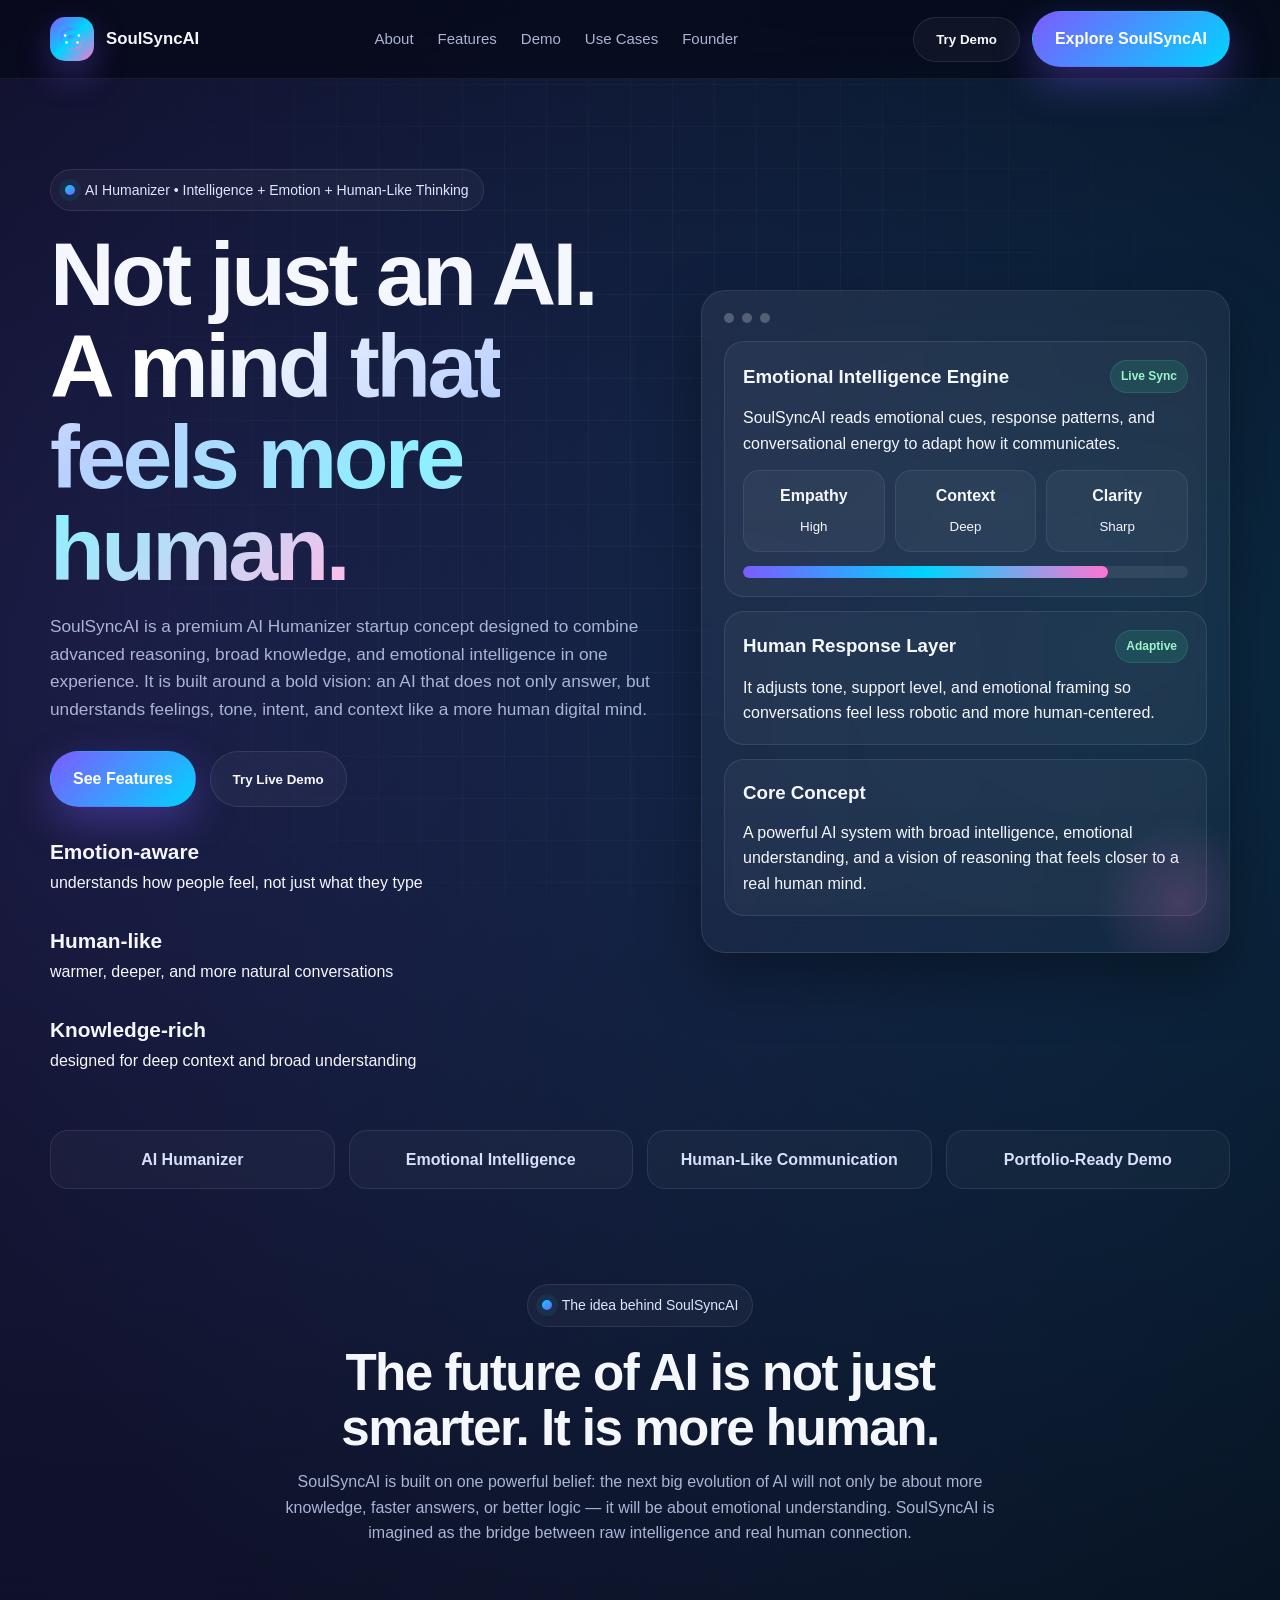
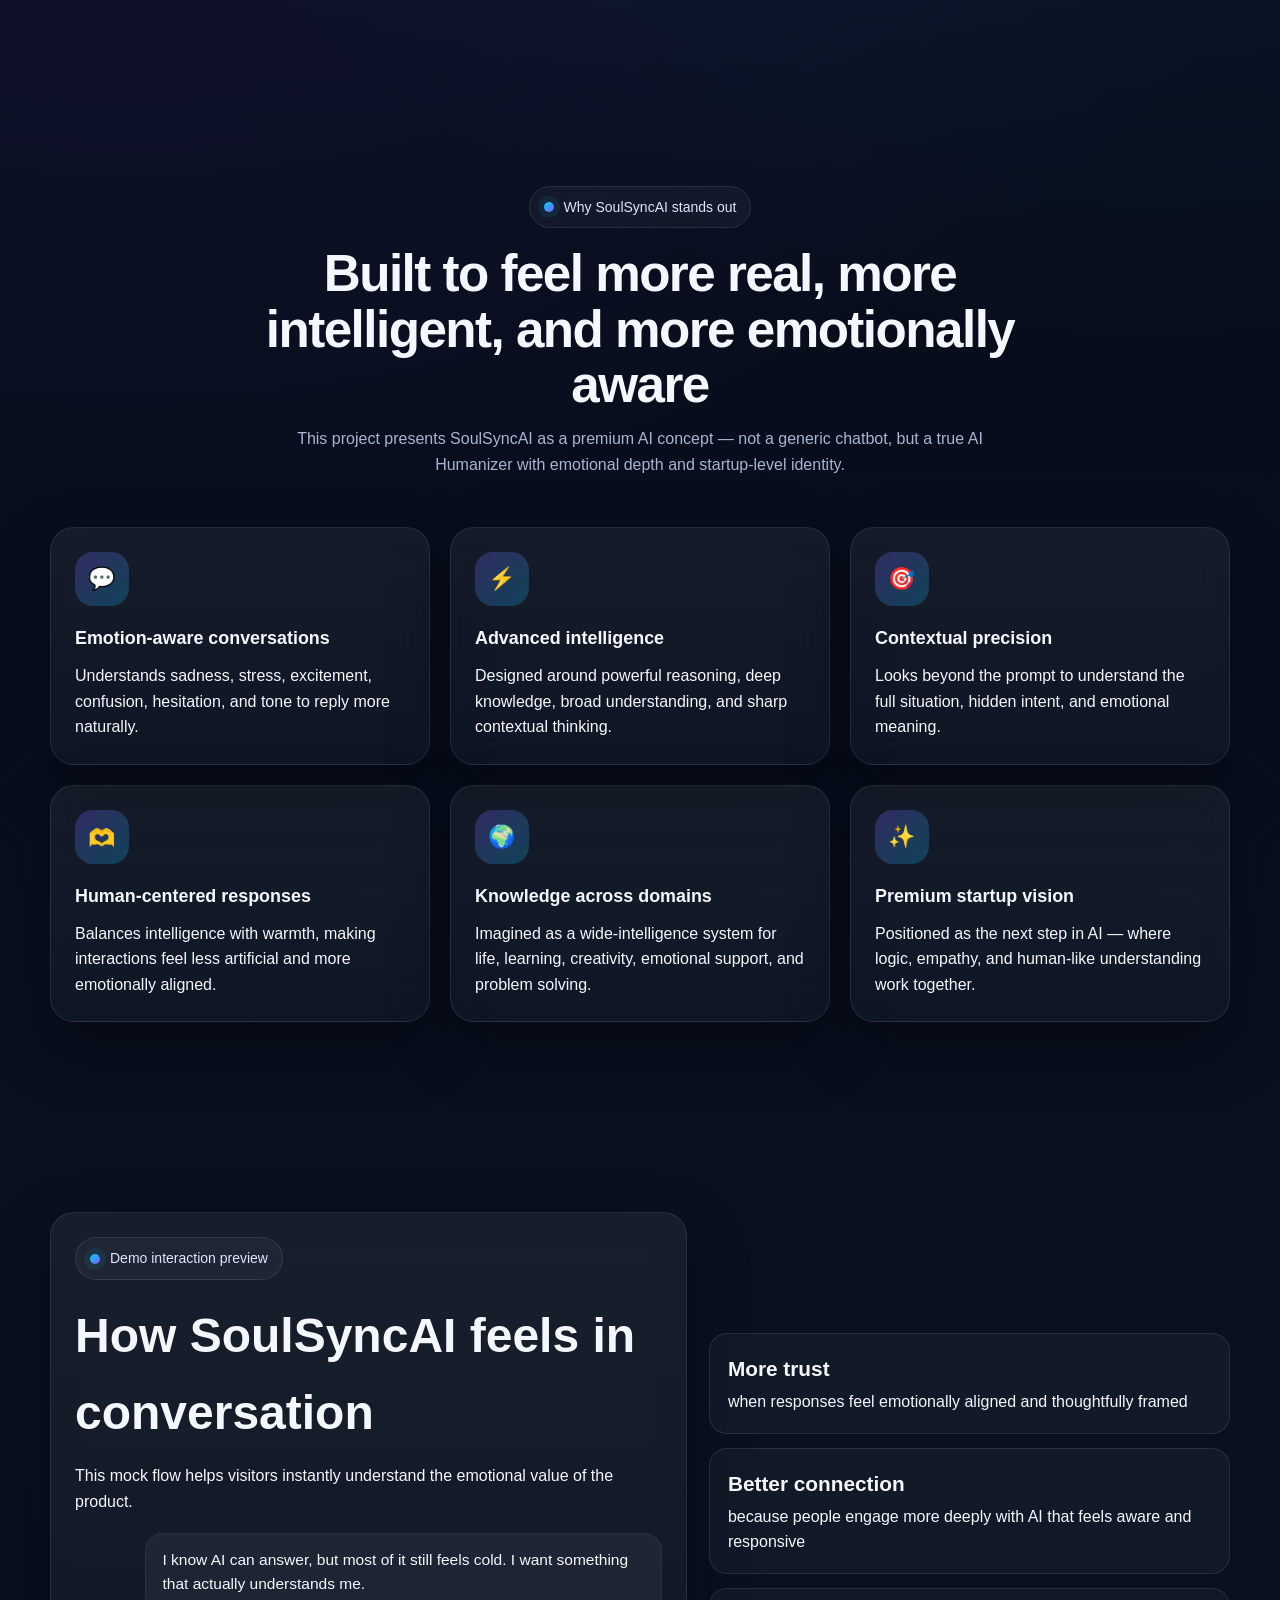
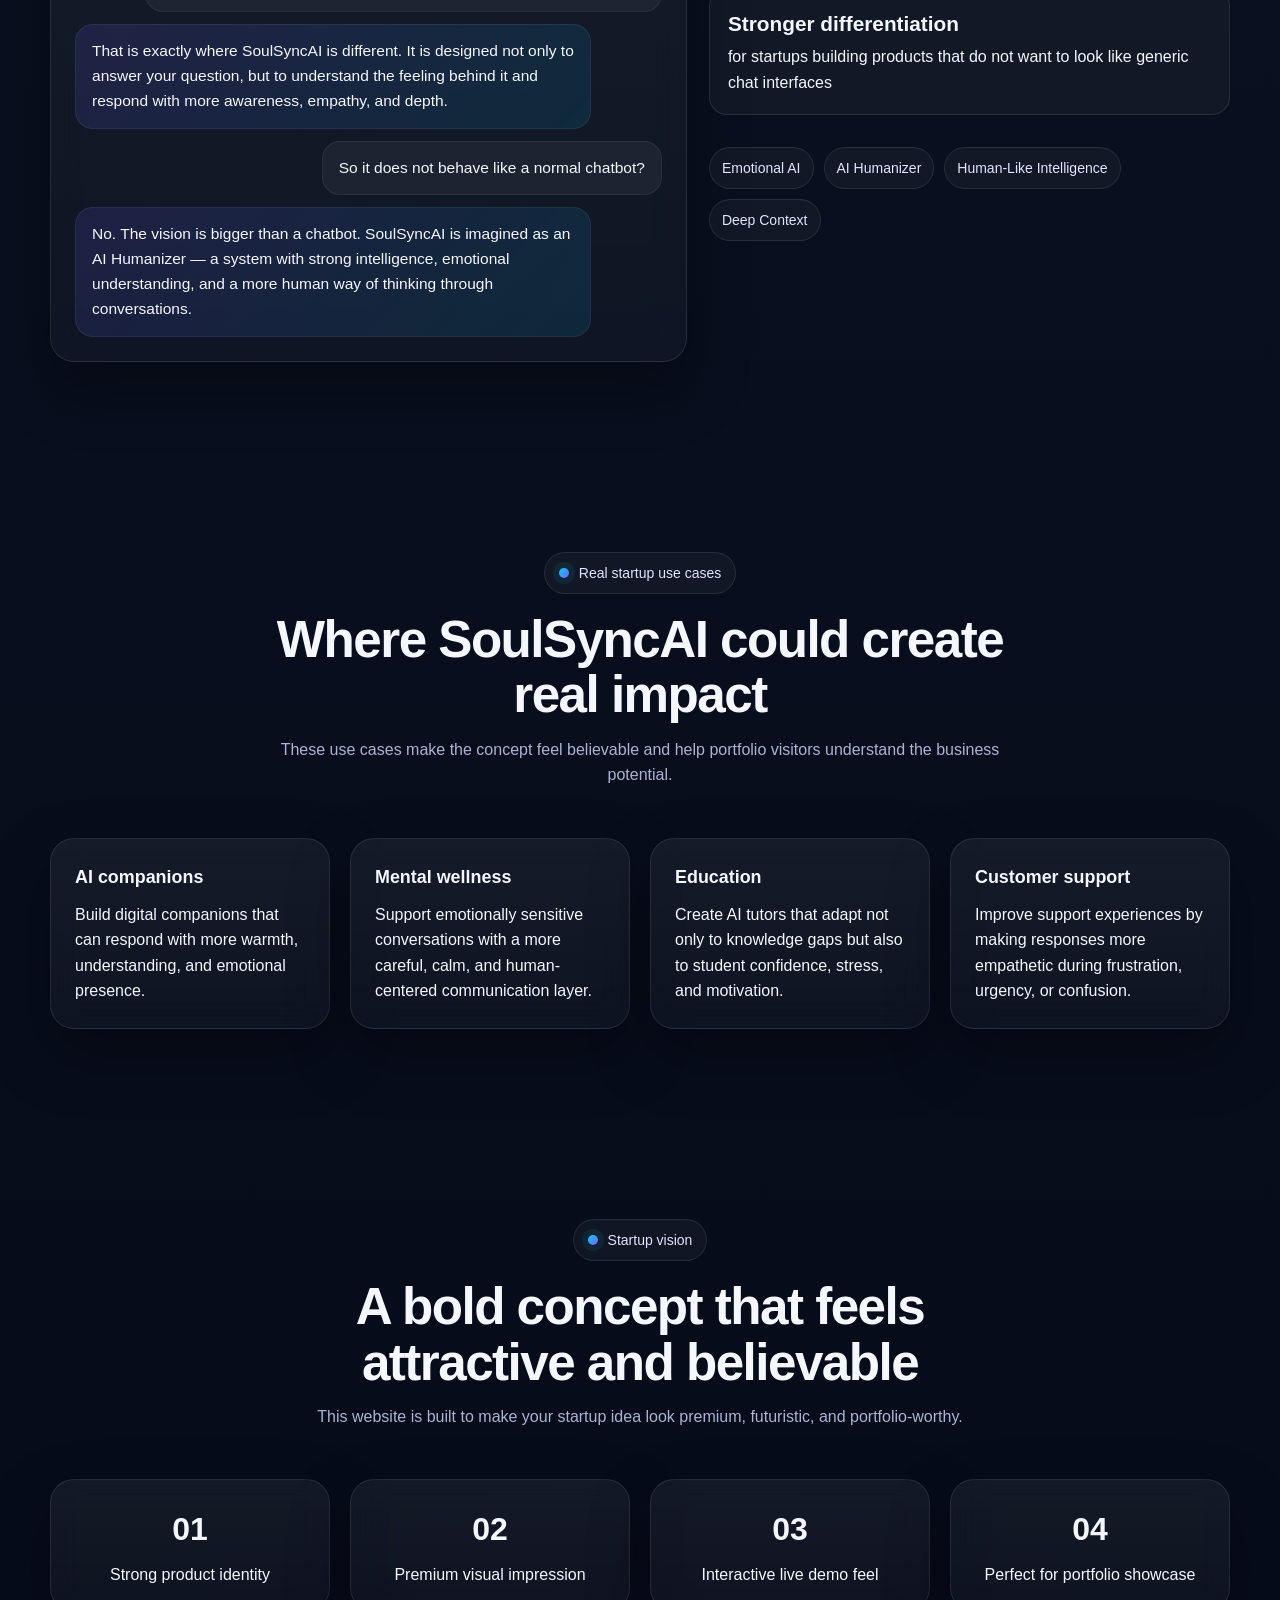
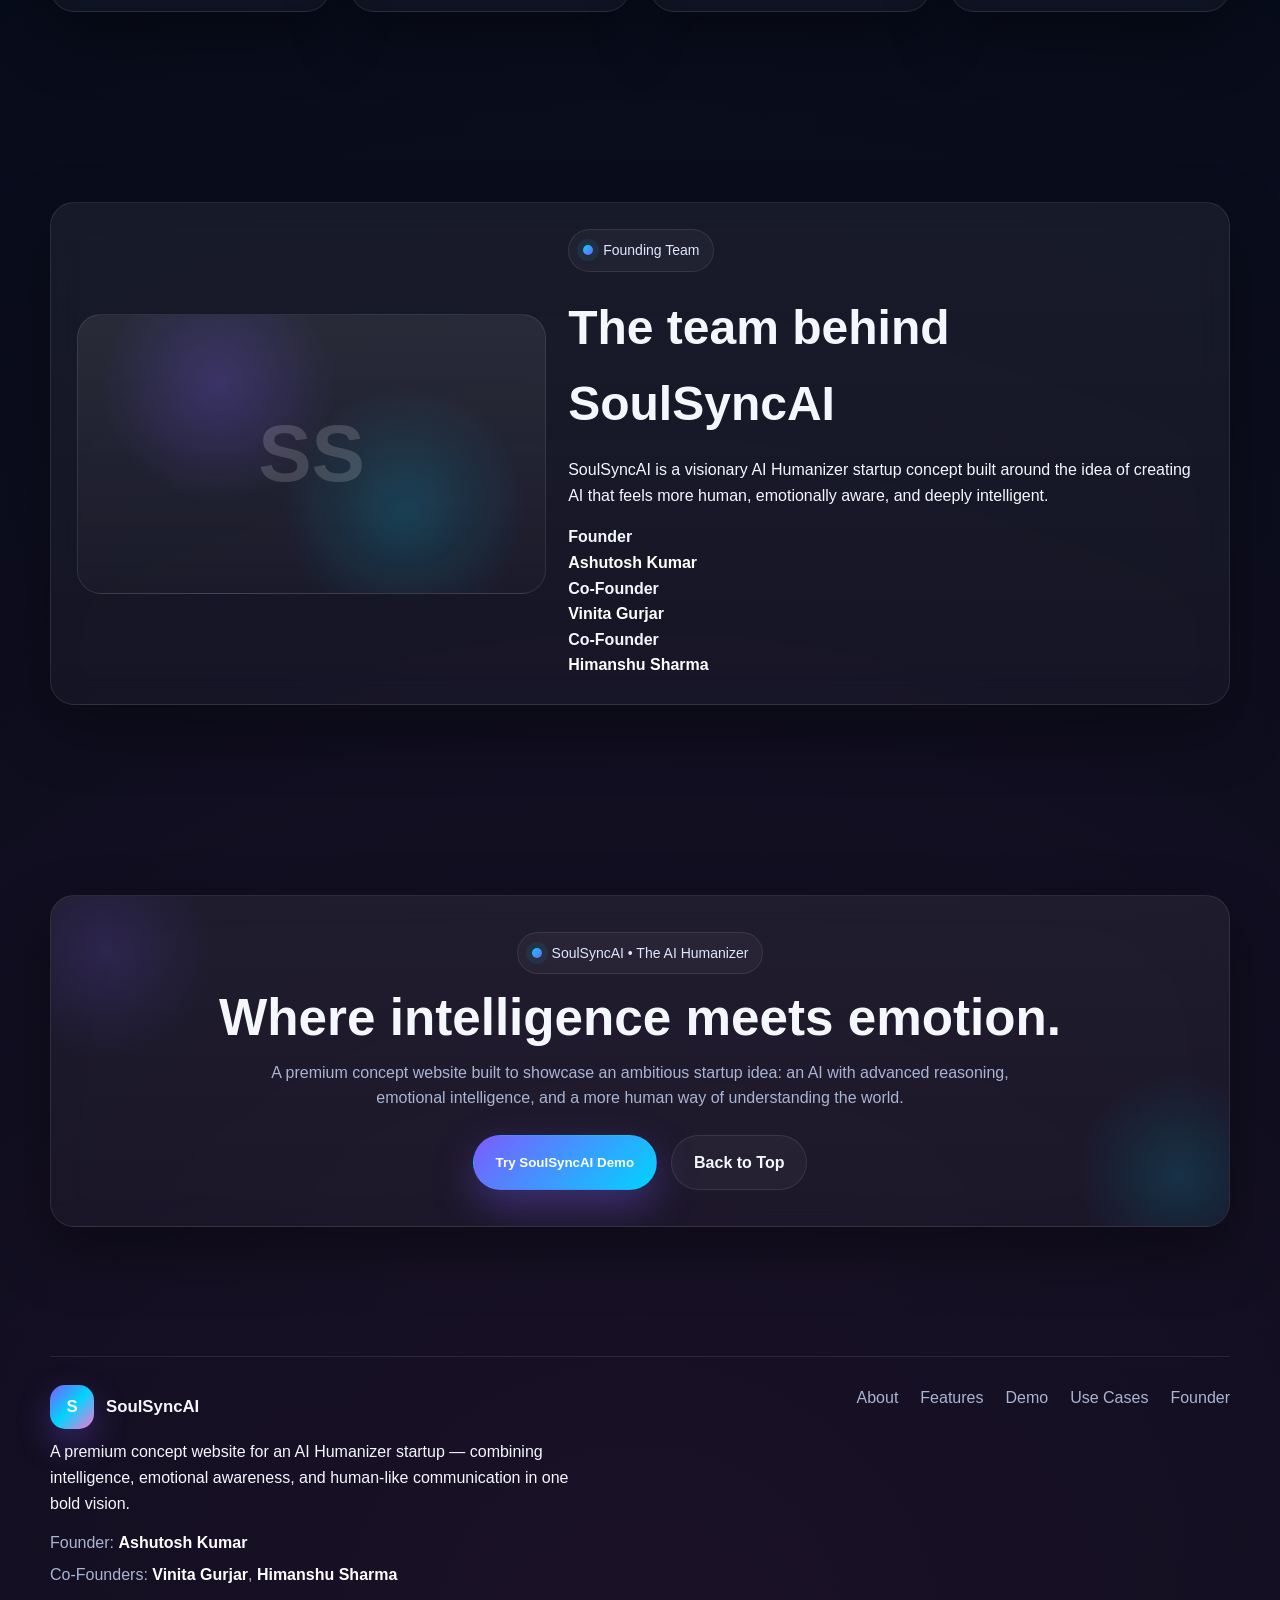
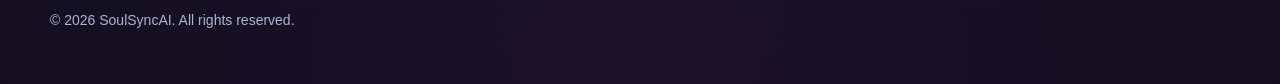
<file: startup/landing page.html>
<!DOCTYPE html>
<html lang="en">
<head>
  <meta charset="UTF-8" />
  <meta name="viewport" content="width=device-width, initial-scale=1.0" />
  <title>SoulSyncAI — AI Humanizer</title>
  <meta
    name="description"
    content="SoulSyncAI is an AI Humanizer concept — advanced intelligence with emotional understanding, human-like conversation, and deep contextual awareness."
  />

  

  <style>
    :root {
      --bg: #050816;
      --bg2: #0b1022;
      --panel: rgba(255,255,255,0.06);
      --panel2: rgba(255,255,255,0.04);
      --line: rgba(255,255,255,0.09);
      --text: #f5f7ff;
      --muted: #aab4d3;
      --soft: #dfe6ff;
      --brand: #7c5cff;
      --brand2: #00d4ff;
      --brand3: #ff74d4;
      --success: #36d99d;
      --shadow: 0 25px 60px rgba(0,0,0,0.35);
      --radius: 24px;
      --max: 1180px;
    }

    * {
      margin: 0;
      padding: 0;
      box-sizing: border-box;
    }

    html {
      scroll-behavior: smooth;
    }

    body {
      font-family: Inter, Arial, Helvetica, sans-serif;
      color: var(--text);
      background:
        radial-gradient(circle at 10% 10%, rgba(124,92,255,0.18), transparent 25%),
        radial-gradient(circle at 90% 10%, rgba(0,212,255,0.14), transparent 22%),
        radial-gradient(circle at 50% 100%, rgba(255,116,212,0.09), transparent 28%),
        linear-gradient(180deg, #050816 0%, #09101f 45%, #050816 100%);
      line-height: 1.6;
      overflow-x: hidden;
    }

    body::before {
      content: "";
      position: fixed;
      inset: 0;
      background-image:
        linear-gradient(rgba(255,255,255,0.03) 1px, transparent 1px),
        linear-gradient(90deg, rgba(255,255,255,0.03) 1px, transparent 1px);
      background-size: 42px 42px;
      mask-image: radial-gradient(circle at center, black 35%, transparent 85%);
      pointer-events: none;
      z-index: -2;
    }

    a {
      text-decoration: none;
      color: inherit;
    }

    .container {
      width: min(var(--max), calc(100% - 32px));
      margin: 0 auto;
    }

    .section {
      padding: 95px 0;
    }

    .card {
      background: linear-gradient(180deg, rgba(255,255,255,0.06), rgba(255,255,255,0.03));
      border: 1px solid var(--line);
      border-radius: var(--radius);
      box-shadow: var(--shadow);
      backdrop-filter: blur(16px);
    }

    .eyebrow {
      display: inline-flex;
      align-items: center;
      gap: 10px;
      padding: 9px 14px;
      border-radius: 999px;
      border: 1px solid var(--line);
      background: rgba(255,255,255,0.04);
      color: var(--soft);
      font-size: 14px;
    }

    .dot {
      width: 10px;
      height: 10px;
      border-radius: 999px;
      background: linear-gradient(135deg, var(--brand2), var(--brand));
      box-shadow: 0 0 0 6px rgba(0,212,255,0.08);
    }

    .btn {
      display: inline-flex;
      align-items: center;
      justify-content: center;
      gap: 10px;
      padding: 14px 22px;
      border-radius: 999px;
      font-weight: 700;
      border: 1px solid transparent;
      cursor: pointer;
      transition: 0.25s ease;
      white-space: nowrap;
    }

    .btn:hover {
      transform: translateY(-2px);
    }

    .btn-primary {
      color: white;
      background: linear-gradient(135deg, var(--brand), var(--brand2));
      box-shadow: 0 16px 40px rgba(124,92,255,0.35);
    }

    .btn-secondary {
      color: var(--text);
      border-color: var(--line);
      background: rgba(255,255,255,0.04);
    }

    .section-head {
      text-align: center;
      max-width: 760px;
      margin: 0 auto 50px;
    }

    .section-head h2 {
      font-size: clamp(2rem, 4vw, 3.5rem);
      line-height: 1.08;
      letter-spacing: -0.03em;
      margin: 18px 0 14px;
    }

    .section-head p {
      color: var(--muted);
    }

    /* Loader */
    .loader {
      position: fixed;
      inset: 0;
      background: #040612;
      display: grid;
      place-items: center;
      z-index: 5000;
      transition: opacity 0.6s ease, visibility 0.6s ease;
    }

    .loader.hide {
      opacity: 0;
      visibility: hidden;
    }

    .loader-box {
      text-align: center;
    }

    .loader-logo {
      width: 74px;
      height: 74px;
      margin: 0 auto 18px;
      border-radius: 22px;
      display: grid;
      place-items: center;
      background: linear-gradient(135deg, var(--brand), var(--brand2), var(--brand3));
      font-size: 28px;
      font-weight: 900;
      box-shadow: 0 18px 40px rgba(124,92,255,0.35);
      animation: pulse 1.4s infinite ease-in-out;
    }

    .loader-line {
      width: 220px;
      height: 10px;
      border-radius: 999px;
      background: rgba(255,255,255,0.08);
      overflow: hidden;
      margin-top: 16px;
    }

    .loader-line span {
      display: block;
      width: 40%;
      height: 100%;
      border-radius: inherit;
      background: linear-gradient(90deg, var(--brand), var(--brand2), var(--brand3));
      animation: loading 1.3s infinite ease-in-out;
    }

    @keyframes pulse {
      0%,100% { transform: scale(1); }
      50% { transform: scale(1.06); }
    }

    @keyframes loading {
      0% { transform: translateX(-100%); }
      100% { transform: translateX(350%); }
    }

    /* Navbar */
    .nav {
      position: sticky;
      top: 0;
      z-index: 1000;
      background: rgba(5,8,22,0.7);
      backdrop-filter: blur(16px);
      border-bottom: 1px solid rgba(255,255,255,0.07);
    }

    .nav-inner {
      min-height: 78px;
      display: flex;
      align-items: center;
      justify-content: space-between;
      gap: 16px;
    }

    .brand {
      display: flex;
      align-items: center;
      gap: 12px;
      font-weight: 800;
      font-size: 1.05rem;
    }

    .brand-mark {
      width: 44px;
      height: 44px;
      border-radius: 15px;
      display: grid;
      place-items: center;
      font-weight: 900;
      background: linear-gradient(135deg, var(--brand), var(--brand2), var(--brand3));
      box-shadow: 0 14px 34px rgba(124,92,255,0.32);
    }

    .nav-links {
      display: flex;
      gap: 24px;
      color: var(--muted);
      font-size: 15px;
    }

    .nav-links a:hover {
      color: var(--text);
    }

    .nav-actions {
      display: flex;
      gap: 12px;
      align-items: center;
    }

    .menu-btn {
      display: none;
      border: 1px solid var(--line);
      background: rgba(255,255,255,0.04);
      color: var(--text);
      padding: 10px 12px;
      border-radius: 14px;
      cursor: pointer;
    }

    /* Hero */
    .hero {
      padding: 90px 0 40px;
      position: relative;
    }

    .hero-grid {
      display: grid;
      grid-template-columns: 1.08fr 0.92fr;
      gap: 30px;
      align-items: center;
    }

    .hero-copy h1 {
      font-size: clamp(3rem, 7vw, 5.8rem);
      line-height: 1.02;
      letter-spacing: -0.04em;
      margin: 18px 0;
    }

    .hero-copy h1 span {
      background: linear-gradient(135deg, #ffffff 12%, #bad0ff 42%, #8cf0ff 70%, #ffbde9 100%);
      -webkit-background-clip: text;
      background-clip: text;
      color: transparent;
    }

    .hero-copy p {
      color: var(--muted);
      max-width: 700px;
      font-size: 1.08rem;
      margin-bottom: 28px;
    }

    .hero-actions {
      display: flex;
      flex-wrap: wrap;
      gap: 14px;
      margin-bottom: 28px;
    }

    .hero-stats {
      display: flex;
      flex-wrap: wrap;
      gap: 28px;
    }

    .hero-stats strong {
      display: block;
      font-size: 1.3rem;
      color: var(--text);
      margin-bottom: 2px;
    }

    .hero-panel {
      padding: 22px;
      overflow: hidden;
      position: relative;
    }

    .hero-panel::after {
      content: "";
      position: absolute;
      width: 180px;
      height: 180px;
      right: -40px;
      bottom: -40px;
      border-radius: 999px;
      background: radial-gradient(circle, rgba(255,116,212,0.18), transparent 66%);
      pointer-events: none;
    }

    .window-head {
      display: flex;
      gap: 8px;
      margin-bottom: 18px;
    }

    .window-head span {
      width: 10px;
      height: 10px;
      border-radius: 999px;
      background: rgba(255,255,255,0.24);
    }

    .panel-block {
      padding: 18px;
      border-radius: 20px;
      border: 1px solid var(--line);
      background: rgba(255,255,255,0.04);
      margin-bottom: 14px;
    }

    .panel-top {
      display: flex;
      justify-content: space-between;
      align-items: center;
      gap: 12px;
      margin-bottom: 12px;
    }

    .live-chip {
      padding: 6px 10px;
      border-radius: 999px;
      background: rgba(54,217,157,0.12);
      border: 1px solid rgba(54,217,157,0.18);
      color: #9ef4c9;
      font-size: 12px;
      font-weight: 800;
    }

    .emotion-grid {
      display: grid;
      grid-template-columns: repeat(3, 1fr);
      gap: 10px;
      margin-top: 14px;
    }

    .emotion-chip {
      text-align: center;
      padding: 12px;
      border-radius: 16px;
      background: rgba(255,255,255,0.04);
      border: 1px solid rgba(255,255,255,0.08);
    }

    .emotion-chip strong {
      display: block;
      margin-bottom: 4px;
    }

    .bar {
      height: 12px;
      border-radius: 999px;
      background: rgba(255,255,255,0.08);
      overflow: hidden;
      margin-top: 14px;
    }

    .bar span {
      display: block;
      width: 82%;
      height: 100%;
      border-radius: inherit;
      background: linear-gradient(90deg, var(--brand), var(--brand2), var(--brand3));
    }

    .proof-strip {
      display: grid;
      grid-template-columns: repeat(4, 1fr);
      gap: 14px;
      margin-top: 16px;
    }

    .proof-pill {
      padding: 16px;
      text-align: center;
      border-radius: 18px;
      border: 1px solid var(--line);
      background: rgba(255,255,255,0.03);
      color: #d8dff9;
      font-weight: 650;
    }

    /* Feature grid */
    .feature-grid, .usecase-grid, .stats-grid {
      display: grid;
      gap: 20px;
    }

    .feature-grid {
      grid-template-columns: repeat(3, 1fr);
    }

    .usecase-grid {
      grid-template-columns: repeat(4, 1fr);
    }

    .stats-grid {
      grid-template-columns: repeat(4, 1fr);
    }

    .feature-card, .usecase-card, .stat-card {
      padding: 24px;
    }

    .icon {
      width: 54px;
      height: 54px;
      border-radius: 18px;
      display: grid;
      place-items: center;
      margin-bottom: 18px;
      font-size: 22px;
      background: linear-gradient(135deg, rgba(124,92,255,0.28), rgba(0,212,255,0.22));
    }

    .feature-card h3, .usecase-card h3 {
      margin-bottom: 10px;
      font-size: 1.12rem;
    }

    /* Demo */
    .showcase {
      display: grid;
      grid-template-columns: 1.1fr 0.9fr;
      gap: 22px;
      align-items: center;
    }

    .conversation-box {
      padding: 24px;
    }

    .conversation {
      display: grid;
      gap: 12px;
      margin-top: 18px;
    }

    .bubble {
      max-width: 88%;
      padding: 14px 16px;
      border-radius: 18px;
      font-size: 0.97rem;
      border: 1px solid rgba(255,255,255,0.06);
    }

    .bubble.user {
      margin-left: auto;
      background: rgba(255,255,255,0.05);
    }

    .bubble.ai {
      background: linear-gradient(135deg, rgba(124,92,255,0.14), rgba(0,212,255,0.10));
    }

    .metric-stack {
      display: grid;
      gap: 14px;
    }

    .metric-card {
      padding: 18px;
      border-radius: 18px;
      border: 1px solid var(--line);
      background: rgba(255,255,255,0.04);
    }

    .metric-card strong {
      display: block;
      font-size: 1.3rem;
      margin-bottom: 4px;
    }

    .tag-list {
      display: flex;
      flex-wrap: wrap;
      gap: 10px;
      margin-top: 18px;
    }

    .tag {
      padding: 9px 12px;
      border-radius: 999px;
      background: rgba(255,255,255,0.04);
      border: 1px solid var(--line);
      color: var(--soft);
      font-size: 14px;
    }

    .stat-card {
      text-align: center;
    }

    .stat-card h3 {
      font-size: 2rem;
      margin-bottom: 6px;
    }

    /* Founder */
    .founder-box {
      display: grid;
      grid-template-columns: 0.85fr 1.15fr;
      gap: 22px;
      align-items: center;
      padding: 26px;
    }

    .founder-photo {
      min-height: 280px;
      border-radius: 24px;
      border: 1px solid var(--line);
      background:
        radial-gradient(circle at 30% 25%, rgba(124,92,255,0.25), transparent 30%),
        radial-gradient(circle at 70% 70%, rgba(0,212,255,0.18), transparent 32%),
        linear-gradient(180deg, rgba(255,255,255,0.08), rgba(255,255,255,0.02));
      display: grid;
      place-items: center;
      font-size: 80px;
      font-weight: 900;
      color: rgba(255,255,255,0.16);
    }

    /* CTA */
    .cta {
      padding: 36px;
      text-align: center;
      position: relative;
      overflow: hidden;
    }

    .cta::before,
    .cta::after {
      content: "";
      position: absolute;
      border-radius: 999px;
      pointer-events: none;
    }

    .cta::before {
      width: 230px;
      height: 230px;
      left: -60px;
      top: -60px;
      background: radial-gradient(circle, rgba(124,92,255,0.16), transparent 66%);
    }

    .cta::after {
      width: 220px;
      height: 220px;
      right: -60px;
      bottom: -60px;
      background: radial-gradient(circle, rgba(0,212,255,0.14), transparent 66%);
    }

    .cta h2 {
      font-size: clamp(2rem, 4vw, 3.2rem);
      line-height: 1.08;
      margin: 16px 0 14px;
    }

    footer {
      padding: 34px 0 52px;
    }

    .footer-grid {
      display: grid;
      grid-template-columns: 1.1fr 0.9fr;
      gap: 20px;
      padding-top: 28px;
      border-top: 1px solid var(--line);
    }

    .footer-links {
      display: flex;
      justify-content: flex-end;
      gap: 22px;
      flex-wrap: wrap;
      color: var(--muted);
    }

    /* Modal */
    .modal {
      position: fixed;
      inset: 0;
      background: rgba(4, 7, 18, 0.76);
      display: none;
      align-items: center;
      justify-content: center;
      padding: 20px;
      z-index: 3000;
    }

    .modal.show {
      display: flex;
    }

    .modal-card {
      width: min(720px, 100%);
      border-radius: 28px;
      border: 1px solid var(--line);
      background: linear-gradient(180deg, rgba(12,18,35,0.96), rgba(7,11,24,0.96));
      box-shadow: 0 30px 70px rgba(0,0,0,0.45);
      overflow: hidden;
    }

    .modal-head {
      display: flex;
      justify-content: space-between;
      align-items: center;
      padding: 18px 20px;
      border-bottom: 1px solid var(--line);
    }

    .close-btn {
      background: transparent;
      border: none;
      color: var(--text);
      font-size: 24px;
      cursor: pointer;
    }

    .demo-body {
      padding: 20px;
    }

    .demo-screen {
      min-height: 280px;
      border-radius: 20px;
      border: 1px solid var(--line);
      background: rgba(255,255,255,0.03);
      padding: 16px;
      margin-bottom: 16px;
      display: grid;
      gap: 12px;
      align-content: start;
    }

    .demo-bubble {
      max-width: 86%;
      padding: 12px 14px;
      border-radius: 16px;
      border: 1px solid rgba(255,255,255,0.06);
      font-size: 0.95rem;
    }

    .demo-bubble.user {
      margin-left: auto;
      background: rgba(255,255,255,0.06);
    }

    .demo-bubble.ai {
      background: linear-gradient(135deg, rgba(124,92,255,0.16), rgba(0,212,255,0.10));
    }

    .demo-actions {
      display: flex;
      flex-wrap: wrap;
      gap: 10px;
    }

    .demo-chip {
      padding: 10px 14px;
      border-radius: 999px;
      border: 1px solid var(--line);
      background: rgba(255,255,255,0.04);
      color: var(--soft);
      cursor: pointer;
      font-size: 14px;
      transition: 0.2s ease;
    }

    .demo-chip:hover {
      transform: translateY(-2px);
      border-color: rgba(124,92,255,0.45);
    }

    /* Reveal */
    .fade-up {
      opacity: 0;
      transform: translateY(28px);
      transition: opacity 0.8s ease, transform 0.8s ease;
    }

    .fade-up.show {
      opacity: 1;
      transform: translateY(0);
    }

    @media (max-width: 1080px) {
      .hero-grid,
      .feature-grid,
      .usecase-grid,
      .stats-grid,
      .proof-strip,
      .showcase,
      .founder-box,
      .footer-grid {
        grid-template-columns: repeat(2, 1fr);
      }

      .showcase,
      .founder-box {
        grid-template-columns: 1fr;
      }
    }

    @media (max-width: 820px) {
      .nav-inner {
        flex-wrap: wrap;
        padding: 14px 0;
      }

      .menu-btn {
        display: inline-flex;
      }

      .nav-links {
        display: none;
        width: 100%;
        flex-direction: column;
        align-items: flex-start;
        gap: 12px;
        padding: 10px 0 6px;
      }

      .nav-links.show {
        display: flex;
      }

      .nav-actions {
        margin-left: auto;
      }

      .hero-grid,
      .feature-grid,
      .usecase-grid,
      .stats-grid,
      .proof-strip,
      .footer-grid {
        grid-template-columns: 1fr;
      }

      .hero {
        padding-top: 48px;
      }

      .hero-copy h1 {
        font-size: clamp(2.5rem, 10vw, 4rem);
      }

      .emotion-grid {
        grid-template-columns: 1fr;
      }

      .footer-links {
        justify-content: flex-start;
      }
    }
  </style>
</head>
<body>

  <!-- Loader -->
  <div class="loader" id="loader">
    <div class="loader-box">
      <div class="loader-logo">S</div>
      <h2>SoulSyncAI</h2>
      <p style="color:#aab4d3; margin-top:8px;">Loading the future of emotional AI...</p>
      <div class="loader-line"><span></span></div>
    </div>
  </div>

  <!-- Navbar -->
  <nav class="nav">
    <div class="container nav-inner">
      <a href="#home" class="brand">
        <div class="brand-mark">
  <svg viewBox="0 0 64 64" aria-hidden="true">
    <defs>
      <linearGradient id="soulsyncGrad" x1="0%" y1="0%" x2="100%" y2="100%">
        <stop offset="0%" stop-color="#7c5cff"/>
        <stop offset="50%" stop-color="#00d4ff"/>
        <stop offset="100%" stop-color="#ff74d4"/>
      </linearGradient>
    </defs>

    <!-- Outer rounded square glow shape -->
    <rect x="6" y="6" width="52" height="52" rx="16" fill="url(#soulsyncGrad)" opacity="0.18"/>

    <!-- Brain / human connection style mark -->
    <path d="M24 20
             C18 20, 16 25, 18 29
             C15 31, 15 36, 19 38
             C19 43, 23 46, 27 45
             C29 48, 35 48, 37 45
             C42 46, 46 42, 45 38
             C49 36, 49 31, 46 29
             C48 25, 46 20, 40 20
             C38 17, 33 16, 30 18
             C28 16, 23 17, 24 20Z"
          fill="none"
          stroke="url(#soulsyncGrad)"
          stroke-width="3.2"
          stroke-linecap="round"
          stroke-linejoin="round"/>

    <!-- Center heart / soul -->
    <path d="M32 39
             C31 37, 26 34, 26 30
             C26 27.8, 27.8 26, 30 26
             C31.4 26, 32.4 26.8, 33 27.8
             C33.6 26.8, 34.6 26, 36 26
             C38.2 26, 40 27.8, 40 30
             C40 34, 35 37, 34 39
             Z"
          fill="url(#soulsyncGrad)"/>

    <!-- Connection nodes -->
    <circle cx="22" cy="27" r="1.8" fill="#ffffff"/>
    <circle cx="42" cy="27" r="1.8" fill="#ffffff"/>
    <circle cx="24" cy="37" r="1.8" fill="#ffffff"/>
    <circle cx="40" cy="37" r="1.8" fill="#ffffff"/>
  </svg>
</div>
        <span>SoulSyncAI</span>
      </a>

      <button class="menu-btn" id="menuBtn">☰</button>

      <div class="nav-links" id="navLinks">
        <a href="#about">About</a>
        <a href="#features">Features</a>
        <a href="#demo">Demo</a>
        <a href="#usecases">Use Cases</a>
        <a href="#founder">Founder</a>
      </div>

      <div class="nav-actions">
        <button class="btn btn-secondary" id="openDemoTop">Try Demo</button>
        <a href="#cta" class="btn btn-primary">Explore SoulSyncAI</a>
      </div>
    </div>
  </nav>

  <!-- Hero -->
  <header class="hero" id="home">
    <div class="container hero-grid">
      <div class="hero-copy fade-up">
        <div class="eyebrow">
          <span class="dot"></span>
          AI Humanizer • Intelligence + Emotion + Human-Like Thinking
        </div>

        <h1>Not just an AI.<br><span>A mind that feels more human.</span></h1>

        <p>
          SoulSyncAI is a premium AI Humanizer startup concept designed to combine advanced reasoning,
          broad knowledge, and emotional intelligence in one experience. It is built around a bold vision:
          an AI that does not only answer, but understands feelings, tone, intent, and context like a more human digital mind.
        </p>

        <div class="hero-actions">
          <a href="#features" class="btn btn-primary">See Features</a>
          <button class="btn btn-secondary" id="openDemoHero">Try Live Demo</button>
        </div>

        <div class="hero-stats">
          <div>
            <strong>Emotion-aware</strong>
            <span>understands how people feel, not just what they type</span>
          </div>
          <div>
            <strong>Human-like</strong>
            <span>warmer, deeper, and more natural conversations</span>
          </div>
          <div>
            <strong>Knowledge-rich</strong>
            <span>designed for deep context and broad understanding</span>
          </div>
        </div>
      </div>

      <div class="card hero-panel fade-up">
        <div class="window-head">
          <span></span><span></span><span></span>
        </div>

        <div class="panel-block">
          <div class="panel-top">
            <h3>Emotional Intelligence Engine</h3>
            <span class="live-chip">Live Sync</span>
          </div>
          <p>
            SoulSyncAI reads emotional cues, response patterns, and conversational energy
            to adapt how it communicates.
          </p>

          <div class="emotion-grid">
            <div class="emotion-chip">
              <strong>Empathy</strong>
              <small>High</small>
            </div>
            <div class="emotion-chip">
              <strong>Context</strong>
              <small>Deep</small>
            </div>
            <div class="emotion-chip">
              <strong>Clarity</strong>
              <small>Sharp</small>
            </div>
          </div>

          <div class="bar"><span></span></div>
        </div>

        <div class="panel-block">
          <div class="panel-top">
            <h3>Human Response Layer</h3>
            <span class="live-chip">Adaptive</span>
          </div>
          <p>
            It adjusts tone, support level, and emotional framing so conversations feel less robotic
            and more human-centered.
          </p>
        </div>

        <div class="panel-block">
          <div class="panel-top">
            <h3>Core Concept</h3>
          </div>
          <p>
            A powerful AI system with broad intelligence, emotional understanding,
            and a vision of reasoning that feels closer to a real human mind.
          </p>
        </div>
      </div>
    </div>
  </header>

  <!-- Proof strip -->
  <section class="container fade-up">
    <div class="proof-strip">
      <div class="proof-pill">AI Humanizer</div>
      <div class="proof-pill">Emotional Intelligence</div>
      <div class="proof-pill">Human-Like Communication</div>
      <div class="proof-pill">Portfolio-Ready Demo</div>
    </div>
  </section>

  <!-- About -->
  <section class="section" id="about">
    <div class="container">
      <div class="section-head fade-up">
        <div class="eyebrow">
          <span class="dot"></span>
          The idea behind SoulSyncAI
        </div>
        <h2>The future of AI is not just smarter. It is more human.</h2>
        <p>
          SoulSyncAI is built on one powerful belief: the next big evolution of AI will not only be about
          more knowledge, faster answers, or better logic — it will be about emotional understanding.
          SoulSyncAI is imagined as the bridge between raw intelligence and real human connection.
        </p>
      </div>
    </div>
  </section>

  <!-- Features -->
  <section class="section" id="features">
    <div class="container">
      <div class="section-head fade-up">
        <div class="eyebrow">
          <span class="dot"></span>
          Why SoulSyncAI stands out
        </div>
        <h2>Built to feel more real, more intelligent, and more emotionally aware</h2>
        <p>
          This project presents SoulSyncAI as a premium AI concept — not a generic chatbot,
          but a true AI Humanizer with emotional depth and startup-level identity.
        </p>
      </div>

      <div class="feature-grid">
        <div class="card feature-card fade-up">
          <div class="icon">💬</div>
          <h3>Emotion-aware conversations</h3>
          <p>Understands sadness, stress, excitement, confusion, hesitation, and tone to reply more naturally.</p>
        </div>

        <div class="card feature-card fade-up">
          <div class="icon">⚡</div>
          <h3>Advanced intelligence</h3>
          <p>Designed around powerful reasoning, deep knowledge, broad understanding, and sharp contextual thinking.</p>
        </div>

        <div class="card feature-card fade-up">
          <div class="icon">🎯</div>
          <h3>Contextual precision</h3>
          <p>Looks beyond the prompt to understand the full situation, hidden intent, and emotional meaning.</p>
        </div>

        <div class="card feature-card fade-up">
          <div class="icon">🫶</div>
          <h3>Human-centered responses</h3>
          <p>Balances intelligence with warmth, making interactions feel less artificial and more emotionally aligned.</p>
        </div>

        <div class="card feature-card fade-up">
          <div class="icon">🌍</div>
          <h3>Knowledge across domains</h3>
          <p>Imagined as a wide-intelligence system for life, learning, creativity, emotional support, and problem solving.</p>
        </div>

        <div class="card feature-card fade-up">
          <div class="icon">✨</div>
          <h3>Premium startup vision</h3>
          <p>Positioned as the next step in AI — where logic, empathy, and human-like understanding work together.</p>
        </div>
      </div>
    </div>
  </section>

  <!-- Demo -->
  <section class="section" id="demo">
    <div class="container showcase">
      <div class="card conversation-box fade-up">
        <div class="eyebrow">
          <span class="dot"></span>
          Demo interaction preview
        </div>
        <h2 style="font-size: clamp(2rem, 4vw, 3rem); margin: 18px 0 12px;">
          How SoulSyncAI feels in conversation
        </h2>
        <p>
          This mock flow helps visitors instantly understand the emotional value of the product.
        </p>

        <div class="conversation">
          <div class="bubble user">
            I know AI can answer, but most of it still feels cold. I want something that actually understands me.
          </div>
          <div class="bubble ai">
            That is exactly where SoulSyncAI is different. It is designed not only to answer your question,
            but to understand the feeling behind it and respond with more awareness, empathy, and depth.
          </div>
          <div class="bubble user">
            So it does not behave like a normal chatbot?
          </div>
          <div class="bubble ai">
            No. The vision is bigger than a chatbot. SoulSyncAI is imagined as an AI Humanizer —
            a system with strong intelligence, emotional understanding, and a more human way of thinking through conversations.
          </div>
        </div>
      </div>

      <div class="metric-stack fade-up">
        <div class="metric-card">
          <strong>More trust</strong>
          <span>when responses feel emotionally aligned and thoughtfully framed</span>
        </div>
        <div class="metric-card">
          <strong>Better connection</strong>
          <span>because people engage more deeply with AI that feels aware and responsive</span>
        </div>
        <div class="metric-card">
          <strong>Stronger differentiation</strong>
          <span>for startups building products that do not want to look like generic chat interfaces</span>
        </div>
        <div class="tag-list">
          <span class="tag">Emotional AI</span>
          <span class="tag">AI Humanizer</span>
          <span class="tag">Human-Like Intelligence</span>
          <span class="tag">Deep Context</span>
        </div>
      </div>
    </div>
  </section>

  <!-- Use cases -->
  <section class="section" id="usecases">
    <div class="container">
      <div class="section-head fade-up">
        <div class="eyebrow">
          <span class="dot"></span>
          Real startup use cases
        </div>
        <h2>Where SoulSyncAI could create real impact</h2>
        <p>
          These use cases make the concept feel believable and help portfolio visitors understand the business potential.
        </p>
      </div>

      <div class="usecase-grid">
        <div class="card usecase-card fade-up">
          <h3>AI companions</h3>
          <p>Build digital companions that can respond with more warmth, understanding, and emotional presence.</p>
        </div>

        <div class="card usecase-card fade-up">
          <h3>Mental wellness</h3>
          <p>Support emotionally sensitive conversations with a more careful, calm, and human-centered communication layer.</p>
        </div>

        <div class="card usecase-card fade-up">
          <h3>Education</h3>
          <p>Create AI tutors that adapt not only to knowledge gaps but also to student confidence, stress, and motivation.</p>
        </div>

        <div class="card usecase-card fade-up">
          <h3>Customer support</h3>
          <p>Improve support experiences by making responses more empathetic during frustration, urgency, or confusion.</p>
        </div>
      </div>
    </div>
  </section>

  <!-- Stats -->
  <section class="section">
    <div class="container">
      <div class="section-head fade-up">
        <div class="eyebrow">
          <span class="dot"></span>
          Startup vision
        </div>
        <h2>A bold concept that feels attractive and believable</h2>
        <p>
          This website is built to make your startup idea look premium, futuristic, and portfolio-worthy.
        </p>
      </div>

      <div class="stats-grid">
        <div class="card stat-card fade-up">
          <h3>01</h3>
          <p>Strong product identity</p>
        </div>
        <div class="card stat-card fade-up">
          <h3>02</h3>
          <p>Premium visual impression</p>
        </div>
        <div class="card stat-card fade-up">
          <h3>03</h3>
          <p>Interactive live demo feel</p>
        </div>
        <div class="card stat-card fade-up">
          <h3>04</h3>
          <p>Perfect for portfolio showcase</p>
        </div>
      </div>
    </div>
  </section>

  <!-- Founder -->
  <section class="section" id="founder">
  <div class="container">
    <div class="card founder-box fade-up">
      <div class="founder-photo">SS</div>

      <div>
        <div class="eyebrow">
          <span class="dot"></span>
          Founding Team
        </div>

        <h2 style="font-size: clamp(2rem, 4vw, 3rem); margin: 18px 0 14px;">
          The team behind SoulSyncAI
        </h2>

        <p style="margin-bottom: 16px;">
          SoulSyncAI is a visionary AI Humanizer startup concept built around the idea of creating
          AI that feels more human, emotionally aware, and deeply intelligent.
        </p>

        <div class="team-list">
          <div class="team-member">
            <h4>Founder</h4>
            <p><strong style="color:white;">Ashutosh Kumar</strong></p>
          </div>

          <div class="team-member">
            <h4>Co-Founder</h4>
            <p><strong style="color:white;">Vinita Gurjar</strong></p>
          </div>

          <div class="team-member">
            <h4>Co-Founder</h4>
            <p><strong style="color:white;">Himanshu Sharma</strong></p>
          </div>
        </div>
      </div>
    </div>
  </div>
</section>

  <!-- CTA -->
  <section class="section">
    <div class="container">
      <div class="card cta fade-up" id="cta">
        <div class="eyebrow" style="justify-content:center;">
          <span class="dot"></span>
          SoulSyncAI • The AI Humanizer
        </div>
        <h2>Where intelligence meets emotion.</h2>
        <p style="max-width: 760px; margin: 0 auto 24px; color: var(--muted);">
          A premium concept website built to showcase an ambitious startup idea:
          an AI with advanced reasoning, emotional intelligence, and a more human way of understanding the world.
        </p>
        <div style="display:flex; gap:14px; justify-content:center; flex-wrap:wrap; position:relative; z-index:1;">
          <button class="btn btn-primary" id="openDemoBottom">Try SoulSyncAI Demo</button>
          <a href="#home" class="btn btn-secondary">Back to Top</a>
        </div>
      </div>
    </div>
  </section>

  <!-- Footer -->
  <footer>
    <div class="container footer-grid">
      <div>
        <div class="brand" style="margin-bottom: 10px;">
          <div class="brand-mark">S</div>
          <span>SoulSyncAI</span>
        </div>
        <p style="max-width: 520px;">
          A premium concept website for an AI Humanizer startup — combining intelligence,
          emotional awareness, and human-like communication in one bold vision.
        </p>
       <div style="margin-top: 14px; color: var(--muted); display:grid; gap:6px;">
  <p>Founder: <strong style="color:white;">Ashutosh Kumar</strong></p>
  <p>Co-Founders: <strong style="color:white;">Vinita Gurjar</strong>, <strong style="color:white;">Himanshu Sharma</strong></p>
</div>
      </div>

      <div class="footer-links">
        <a href="#about">About</a>
        <a href="#features">Features</a>
        <a href="#demo">Demo</a>
        <a href="#usecases">Use Cases</a>
        <a href="#founder">Founder</a>
      </div>
    </div>

    <div class="container" style="margin-top: 22px; color: var(--muted); font-size: 14px;">
      © 2026 SoulSyncAI. All rights reserved.
    </div>
  </footer>

  <!-- Demo Modal -->
  <div class="modal" id="demoModal">
    <div class="modal-card">
      <div class="modal-head">
        <div>
          <strong style="font-size:1.05rem;">SoulSyncAI Demo</strong><br>
          <small style="color: var(--muted);">Interactive emotional AI preview</small>
        </div>
        <button class="close-btn" id="closeModal">&times;</button>
      </div>

      <div class="demo-body">
        <div class="demo-screen" id="demoScreen">
          <div class="demo-bubble ai">Hello, I’m SoulSyncAI. Choose a prompt below and I’ll respond with emotional awareness.</div>
        </div>

        <div class="demo-actions">
          <button class="demo-chip" data-prompt="I feel stressed about my future.">I feel stressed</button>
          <button class="demo-chip" data-prompt="Can you motivate me?">Motivate me</button>
          <button class="demo-chip" data-prompt="Explain AI Humanizer simply.">Explain SoulSyncAI</button>
          <button class="demo-chip" data-prompt="I feel lonely today.">I feel lonely</button>
        </div>
      </div>
    </div>
  </div>

  <script>
    // Loader
    window.addEventListener("load", () => {
      const loader = document.getElementById("loader");
      setTimeout(() => {
        loader.classList.add("hide");
      }, 1200);
    });

    // Mobile menu
    const menuBtn = document.getElementById("menuBtn");
    const navLinks = document.getElementById("navLinks");

    menuBtn.addEventListener("click", () => {
      navLinks.classList.toggle("show");
    });

    // Reveal animation
    const observer = new IntersectionObserver((entries) => {
      entries.forEach(entry => {
        if (entry.isIntersecting) {
          entry.target.classList.add("show");
        }
      });
    }, { threshold: 0.12 });

    document.querySelectorAll(".fade-up").forEach(el => observer.observe(el));

    // Modal
    const demoModal = document.getElementById("demoModal");
    const openButtons = [
      document.getElementById("openDemoTop"),
      document.getElementById("openDemoHero"),
      document.getElementById("openDemoBottom")
    ];
    const closeModal = document.getElementById("closeModal");
    const demoScreen = document.getElementById("demoScreen");

    openButtons.forEach(btn => {
      btn.addEventListener("click", () => {
        demoModal.classList.add("show");
      });
    });

    closeModal.addEventListener("click", () => {
      demoModal.classList.remove("show");
    });

    demoModal.addEventListener("click", (e) => {
      if (e.target === demoModal) {
        demoModal.classList.remove("show");
      }
    });

    // Demo responses
    const responses = {
      "I feel stressed about my future.": "I understand that pressure can feel heavy. When the future feels uncertain, the mind often magnifies fear. Let’s slow it down—your future is not built in one day. It is built through small, consistent actions. You do not need to figure out everything right now; you only need the next clear step.",
      "Can you motivate me?": "Of course. You are closer than you think. Growth often feels slow while it is happening, but small effort compounds into big change. Keep moving. Even on the days you feel average, consistency is building the version of you that you want to become.",
      "Explain AI Humanizer simply.": "An AI Humanizer is an AI system designed to feel more human in conversation. It does not only answer questions—it also tries to understand tone, emotion, and context so its replies feel more natural, aware, and emotionally aligned.",
      "I feel lonely today.": "I’m sorry you’re feeling that way. Loneliness can feel very deep, especially when you want connection but feel emotionally distant. What matters right now is that your feeling is real, and it deserves care—not judgment. Sometimes even one meaningful conversation, one calming activity, or one honest moment with yourself can help lighten that weight."
    };

    function addBubble(text, type) {
      const bubble = document.createElement("div");
      bubble.className = `demo-bubble ${type}`;
      bubble.textContent = text;
      demoScreen.appendChild(bubble);
      demoScreen.scrollTop = demoScreen.scrollHeight;
    }

    function typeAIResponse(text) {
      const bubble = document.createElement("div");
      bubble.className = "demo-bubble ai";
      demoScreen.appendChild(bubble);

      let i = 0;
      const interval = setInterval(() => {
        bubble.textContent += text.charAt(i);
        i++;
        demoScreen.scrollTop = demoScreen.scrollHeight;
        if (i >= text.length) clearInterval(interval);
      }, 18);
    }

    document.querySelectorAll(".demo-chip").forEach(chip => {
      chip.addEventListener("click", () => {
        const prompt = chip.dataset.prompt;
        addBubble(prompt, "user");
        setTimeout(() => {
          typeAIResponse(responses[prompt]);
        }, 350);
      });
    });
  </script>
</body>
</html>
</file>
<file: style.css>
* {
  margin: 0;
  padding: 0;
  box-sizing: border-box;
  font-family: Arial, sans-serif;
}

html {
  scroll-behavior: smooth;
}

body {
  background: linear-gradient(135deg, #0f172a, #020617);
  color: white;
  line-height: 1.6;
}

header {
  background-color: rgba(30, 41, 59, 0.9);
  padding: 15px 30px;
  position: sticky;
  top: 0;
}

nav {
  display: flex;
  justify-content: space-between;
  align-items: center;
  flex-wrap: wrap;
}

.logo {
  color: #38bdf8;
}

nav ul {
  list-style: none;
  display: flex;
  gap: 20px;
}

nav a {
  color: white;
  text-decoration: none;
  transition: 0.3s;
}

nav a:hover {
  color: #38bdf8;
}

.hero {
  text-align: center;
  padding: 100px 20px;
}

.hero h1 {
  font-size: 3rem;
  margin-bottom: 10px;
  color: #38bdf8;
}

.tagline {
  font-size: 1.2rem;
  margin-bottom: 10px;
  color: #cbd5e1;
}

.hero-text {
  max-width: 700px;
  margin: 0 auto 20px;
  color: #94a3b8;
}

.hero-buttons {
  margin-top: 25px;
}

.btn {
  display: inline-block;
  padding: 12px 24px;
  background-color: #38bdf8;
  color: black;
  text-decoration: none;
  border-radius: 10px;
  font-weight: bold;
  transition: 0.3s;
  margin: 8px;
}

.btn:hover {
  background-color: #0ea5e9;
  transform: scale(1.05);
}

.btn-outline {
  background: transparent;
  border: 2px solid #38bdf8;
  color: #38bdf8;
}

.btn-outline:hover {
  background-color: #38bdf8;
  color: black;
}

.section {
  padding: 60px 20px;
  max-width: 1000px;
  margin: auto;
}

.section h2 {
  margin-bottom: 20px;
  font-size: 2rem;
  color: #38bdf8;
}

.cards {
  display: grid;
  grid-template-columns: repeat(auto-fit, minmax(220px, 1fr));
  gap: 20px;
}

.card {
  background-color: #1e293b;
  padding: 20px;
  border-radius: 12px;
  transition: 0.3s;
}

.card:hover {
  transform: translateY(-8px);
  background-color: #334155;
}

.project-btn {
  display: inline-block;
  margin-top: 15px;
  padding: 10px 16px;
  background-color: #38bdf8;
  color: black;
  text-decoration: none;
  border-radius: 8px;
  font-weight: bold;
}

.project-btn:hover {
  background-color: #0ea5e9;
}

.services {
  padding: 80px 10%;
  text-align: center;
  background: #0f172a;
  color: white;
}

.services h2 {
  font-size: 2.5rem;
  margin-bottom: 10px;
}

.services-subtitle {
  max-width: 700px;
  margin: 0 auto 40px;
  color: #cbd5e1;
  font-size: 1rem;
}

.services-container {
  display: grid;
  grid-template-columns: repeat(auto-fit, minmax(240px, 1fr));
  gap: 24px;
  margin-bottom: 35px;
}

.service-card {
  background: #111827;
  padding: 30px 24px;
  border-radius: 18px;
  border: 1px solid #334155;
  transition: 0.3s ease;
}

.service-card:hover {
  transform: translateY(-8px);
  border-color: #38bdf8;
  box-shadow: 0 15px 35px rgba(56, 189, 248, 0.15);
}

.service-card h3 {
  font-size: 1.3rem;
  margin-bottom: 12px;
  color: #38bdf8;
}

.service-card p {
  color: #cbd5e1;
  line-height: 1.6;
}

.services-btn {
  display: inline-block;
  padding: 14px 28px;
  background: #38bdf8;
  color: #020617;
  text-decoration: none;
  border-radius: 999px;
  font-weight: 700;
  transition: 0.3s ease;
}

.services-btn:hover {
  background: white;
  transform: scale(1.05);
}


#contact a {
  color: #38bdf8;
  text-decoration: none;
}

#contact a:hover {
  text-decoration: underline;
}



footer {
  text-align: center;
  padding: 20px;
  background-color: #0f172a;
  margin-top: 40px;
  color: #94a3b8;
}

.hero-container {
  display: flex;
  align-items: center;
  justify-content: space-between;
  flex-wrap: wrap;
}

.hero-left {
  flex: 1;
  min-width: 300px;
}

.hero-right {
  flex: 1;
  text-align: center;
  min-width: 300px;
}

.hero-right img {
  width: 250px;
  height: 250px;
  border-radius: 50%;
  object-fit: cover;
  border: 4px solid #38bdf8;
}

.hero-text {
  max-width: 700px;
  margin: 0 auto 20px;
  color: #94a3b8;
}

.hero-buttons {
  margin-top: 25px;
}

.btn {
  display: inline-block;
  padding: 12px 24px;
  background-color: #38bdf8;
  color: black;
  text-decoration: none;
  border-radius: 10px;
  font-weight: bold;
  transition: 0.3s;
  margin: 8px;
}

.btn:hover {
  background-color: #0ea5e9;
  transform: scale(1.05);
}

.btn-outline {
  background: transparent;
  border: 2px solid #38bdf8;
  color: #38bdf8;
}

.btn-outline:hover {
  background-color: #060707;
  color: black;
}
</file>
